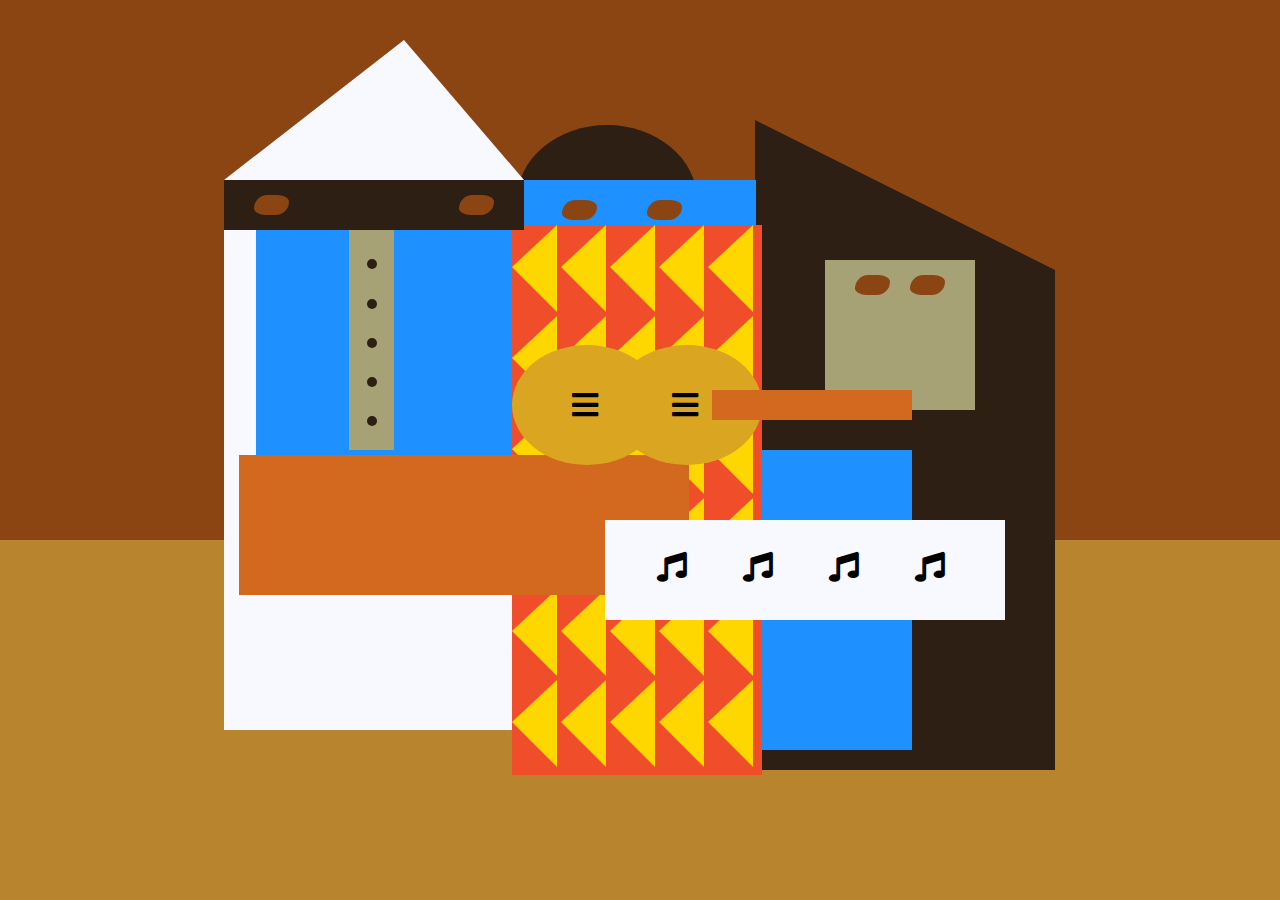
<file: 10_picasso_painting/index.html>
<!DOCTYPE html>
<html>
  <head>
    <meta charset="utf-8">
    <title>Picasso Painting</title>
    <link rel="stylesheet" type="text/css" href="./styles.css" />
    <link rel="stylesheet" href="https://use.fontawesome.com/releases/v5.8.2/css/all.css">
  </head>
  <body>
    <div id="back-wall"></div>
        <div class="characters">
          <div id="offwhite-character">
            <div id="white-hat"></div>
            <div id="black-mask">
              <div class="eyes left"></div>
              <div class="eyes right"></div>
            </div>
            <div id="gray-instrument">
              <div class="black-dot"></div>
              <div class="black-dot"></div>
              <div class="black-dot"></div>
              <div class="black-dot"></div>
              <div class="black-dot"></div>
            </div>
            <div id="tan-table"></div>
          </div>
          <div id="black-character">
            <div id="black-hat"></div>
            <div id="gray-mask">
              <div class="eyes left"></div>
              <div class="eyes right"></div>
            </div>
            <div id="white-paper">
              <i class="fas fa-music"></i>
              <i class="fas fa-music"></i>
              <i class="fas fa-music"></i>
              <i class="fas fa-music"></i>
            </div>
          </div>
          <div class="blue" id="blue-left"></div>
          <div class="blue" id="blue-right"></div>
          <div id="orange-character">
            <div id="black-round-hat"></div>
            <div id="eyes-div">
              <div class="eyes left"></div>
              <div class="eyes right"></div>
            </div>
            <div id="triangles">
              <div class="triangle"></div>
              <div class="triangle"></div>
              <div class="triangle"></div>
              <div class="triangle"></div>
              <div class="triangle"></div>
              <div class="triangle"></div>
              <div class="triangle"></div>
              <div class="triangle"></div>
              <div class="triangle"></div>
              <div class="triangle"></div>
              <div class="triangle"></div>
              <div class="triangle"></div>
              <div class="triangle"></div>
              <div class="triangle"></div>
              <div class="triangle"></div>
              <div class="triangle"></div>
              <div class="triangle"></div>
              <div class="triangle"></div>
              <div class="triangle"></div>
              <div class="triangle"></div>
              <div class="triangle"></div>
              <div class="triangle"></div>
              <div class="triangle"></div>
              <div class="triangle"></div>
              <div class="triangle"></div>
              <div class="triangle"></div>
              <div class="triangle"></div>
              <div class="triangle"></div>
              <div class="triangle"></div>
              <div class="triangle"></div>
            </div>
            <div id="guitar">
              <div class="guitar" id="guitar-left">
                <i class="fas fa-bars"></i>
              </div>
              <div class="guitar" id="guitar-right">
                <i class="fas fa-bars"></i>
              </div>
              <div id="guitar-neck"></div>
            </div>
          </div>
        </div>
  </body>
</html>
</file>
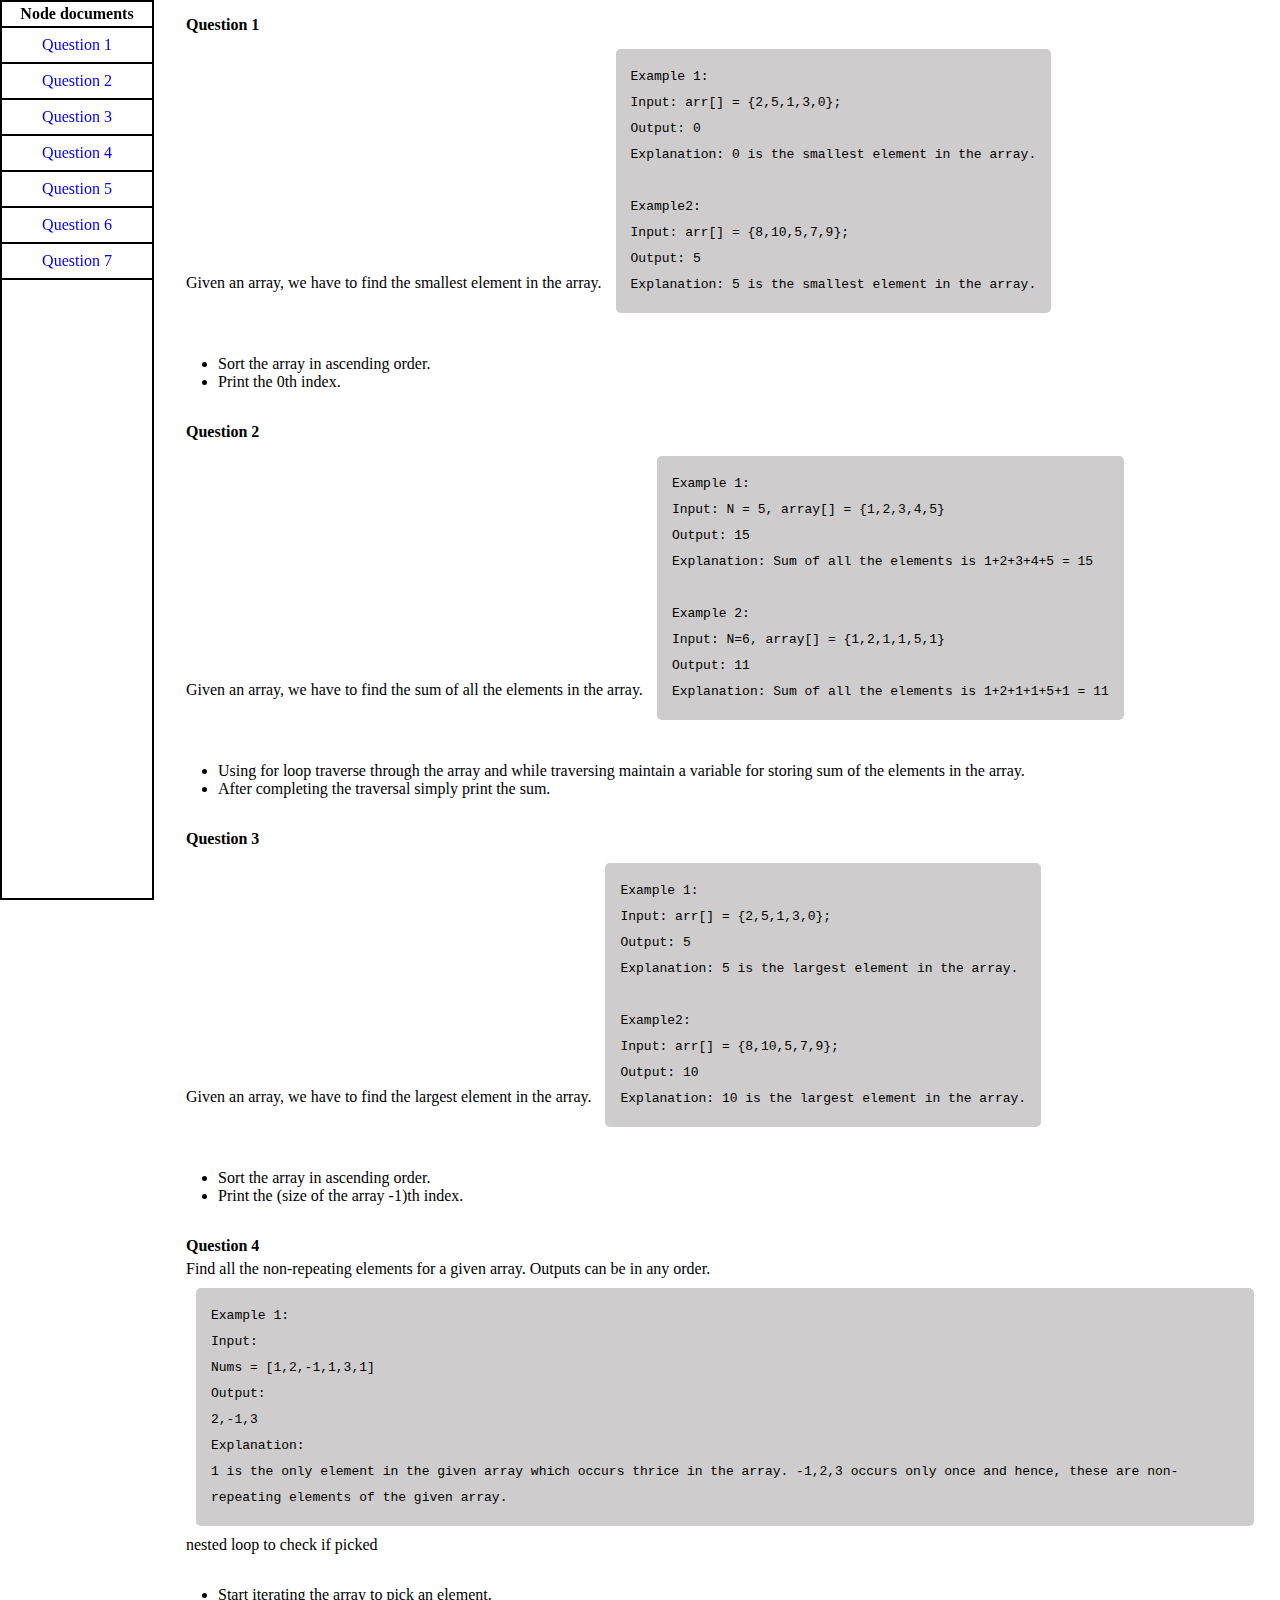
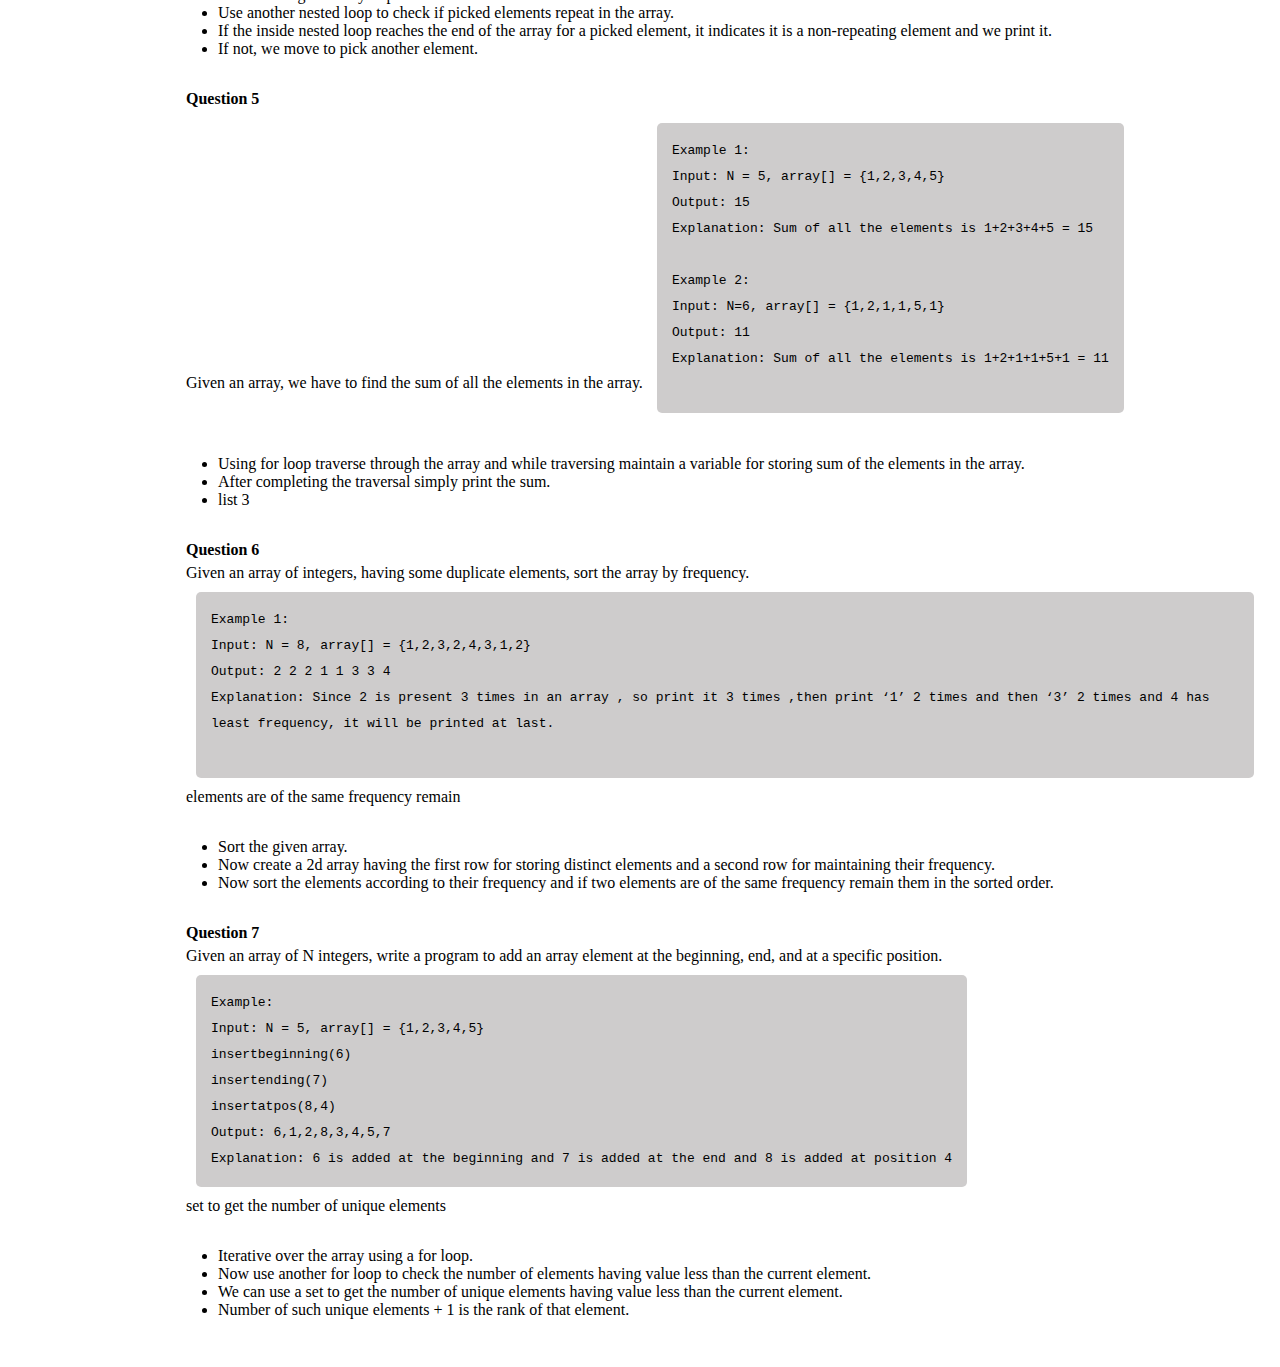
<file: 12_documentation_page/index.html>
<!DOCTYPE html>
<html lang="en">
<head>
    <meta charset="UTF-8">
    <meta http-equiv="X-UA-Compatible" content="IE=edge">
    <meta name="viewport" content="width=device-width, initial-scale=1.0">
    <title>Technical Documentation page</title>

    <link rel="stylesheet" href="styles.css">
</head>
<body>
    <nav id="navbar">
        <header>Node documents</header>
        <ul>
            <li><a class="nav-link" href="#Question_1">Question 1</a></li>
            <li><a class="nav-link" href="#Question_2">Question 2</a></li>
            <li><a class="nav-link" href="#Question_3">Question 3</a></li>
            <li><a class="nav-link" href="#Question_4">Question 4</a></li>
            <li><a class="nav-link" href="#Question_5">Question 5</a></li>
            <li><a class="nav-link" href="#Question_6">Question 6</a></li>
            <li><a class="nav-link" href="#Question_7">Question 7</a></li>
        </ul>
    </nav>
  
    <main id="main-doc">
        <section class="main-section" id="Question_1">
            <header>Question 1</header>
            <p>Given an array, we have to find the smallest element in the array.
                <code> Example 1:
                    Input: arr[] = {2,5,1,3,0};
                    Output: 0
                    Explanation: 0 is the smallest element in the array. 
                    
                    Example2: 
                    Input: arr[] = {8,10,5,7,9};
                    Output: 5
                    Explanation: 5 is the smallest element in the array.</code>
            </p>
            
            <ul>
                <li>Sort the array in ascending order.</li>
                <li>Print the 0th index.</li>
            </ul>
        </section>
        <section class="main-section"  id="Question_2">
            <header>Question 2</header>
            <p>Given an array, we have to find the sum of all the elements in the array.
                <code>Example 1:
                    Input: N = 5, array[] = {1,2,3,4,5}
                    Output: 15
                    Explanation: Sum of all the elements is 1+2+3+4+5 = 15
                    
                    Example 2:
                    Input:  N=6, array[] = {1,2,1,1,5,1}
                    Output: 11
                    Explanation: Sum of all the elements is 1+2+1+1+5+1 = 11
                </code>
            </p>
            
            
            <ul>
                <li>Using for loop traverse through the array and while traversing  maintain  a variable for storing sum of the elements in the array.</li>
                <li>After completing the traversal simply print the sum.</li>
            </ul>
        </section>
        <section class="main-section" id="Question_3">
            <header>Question 3</header>
            <p>Given an array, we have to find the largest element in the array.
                <code>Example 1:
                    Input: arr[] = {2,5,1,3,0};
                    Output: 5
                    Explanation: 5 is the largest element in the array. 
                    
                    Example2: 
                    Input: arr[] = {8,10,5,7,9};
                    Output: 10
                    Explanation: 10 is the largest element in the array. 
                </code>
            </p>
            
            <ul>
                <li>Sort the array in ascending order.</li>
                <li>Print the (size of the array -1)th index.</li>
            </ul>
        </section>
        <section class="main-section" id="Question_4">
            <header>Question 4</header>
            <p>Find all the non-repeating elements for a given array. Outputs can be in any order.
                <code>Example 1:
                    Input:
                     Nums = [1,2,-1,1,3,1]
                    Output:
                     2,-1,3
                    Explanation:
                     1 is the only element in the given array which occurs thrice in the array. -1,2,3 occurs only once and hence, these are non-repeating elements of the given array.    
                </code>
            </p>
            <p>nested loop to check if picked</p>
            <ul>
                <li>Start iterating the array to pick an element.</li>
                <li>Use another nested loop to check if picked elements repeat in the array.</li>
                <li>If the inside nested loop reaches the end of the array for a picked element, it indicates it is a non-repeating element and we print it.</li>
                <li>If not, we move to pick another element.</li>
            </ul>
        </section>
        <section class="main-section" id="Question_5">
            <header>Question 5</header>
            <p>Given an array, we have to find the sum of all the elements in the array.
                <code>Example 1:
                    Input: N = 5, array[] = {1,2,3,4,5}
                    Output: 15
                    Explanation: Sum of all the elements is 1+2+3+4+5 = 15
                    
                    Example 2:
                    Input:  N=6, array[] = {1,2,1,1,5,1}
                    Output: 11
                    Explanation: Sum of all the elements is 1+2+1+1+5+1 = 11

                </code>
            </p>
           
            <ul>
                <li>Using for loop traverse through the array and while traversing  maintain  a variable for storing sum of the elements in the array.</li>
                <li>After completing the traversal simply print the sum.</li>
                <li>list 3</li>
            </ul>
        </section>
        <section class="main-section" id="Question_6">
            <header>Question 6</header>
            <p>Given an array of integers, having some duplicate elements, sort the array by frequency.
                <code>Example 1:
                    Input: N = 8, array[] = {1,2,3,2,4,3,1,2}
                    Output: 2 2 2 1 1 3 3 4 
                    Explanation: Since  2 is present 3 times in an array , so print it 3 times ,then print ‘1’ 2 times and then ‘3’ 2 times and 4 has least frequency, it will be printed at last.
                    
                </code>
            </p>
            <p>elements are of the same frequency remain</p>
            <ul>
                <li>Sort the given array.</li>
                <li>Now create a 2d array having the first row for storing distinct elements and a second row for maintaining their frequency.</li>
                <li>Now sort the elements according to their frequency and if two elements are of the same frequency remain them in the sorted order.</li>
            </ul>
        </section>
        <section class="main-section" id="Question_7">
            <header>Question 7</header>
            <p>Given an array of N integers, write a program to add an array element at the beginning, end, and at a specific position.
                <code>Example:
                    Input: N = 5, array[] = {1,2,3,4,5}
                    insertbeginning(6)
                    insertending(7)
                    insertatpos(8,4)
                    Output: 6,1,2,8,3,4,5,7
                    Explanation: 6 is added at the beginning and 7 is added at the end and 8 is added at position 4 
                </code>
            </p>
            <p>set to get the number of unique elements</p>
            <ul>
                <li>Iterative over the array using a for loop.</li>
                <li>Now use another for loop to check the number of elements having value less than the current element.</li>
                <li>We can use a set to get the number of unique elements having value less than the current element.</li>
                <li>Number of such unique elements + 1 is the rank of that element.</li>
            </ul>
        </section>
    </main>
</body>
</html>
</file>
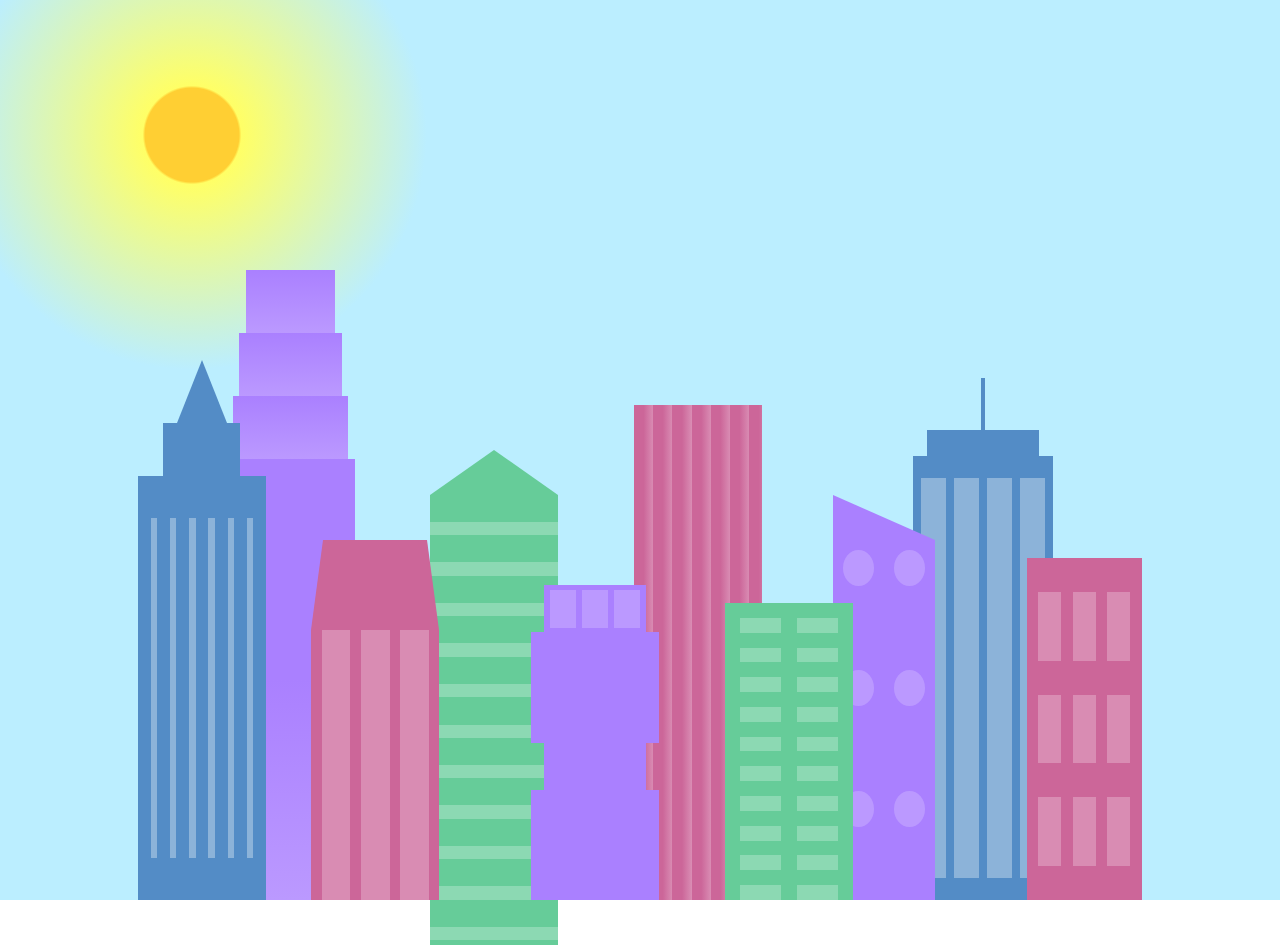
<file: 13_city_skyline/index.html>
<!DOCTYPE html>
<html>    
  <head>
    <title>City Skyline</title>
    <link href="styles.css" rel="stylesheet" type="text/css" />   
  </head>

  <body>
    <div class="background-buildings sky">
      <div></div>
      <div></div>
      <div class="bb1 building-wrap">
        <div class="bb1a bb1-window"></div>
        <div class="bb1b bb1-window"></div>
        <div class="bb1c bb1-window"></div>
        <div class="bb1d"></div>
      </div>
      <div class="bb2">
        <div class="bb2a"></div>
        <div class="bb2b"></div>
      </div>
      <div class="bb3"></div>
      <div></div>
      <div class="bb4 building-wrap">
        <div class="bb4a"></div>
        <div class="bb4b"></div>
        <div class="bb4c window-wrap">
          <div class="bb4-window"></div>
          <div class="bb4-window"></div>
          <div class="bb4-window"></div>
          <div class="bb4-window"></div>
        </div>
      </div>
      <div></div>
      <div></div>
    </div>

    <div class="foreground-buildings">
      <div></div>
      <div></div>
      <div class="fb1 building-wrap">
        <div class="fb1a"></div>
        <div class="fb1b"></div>
        <div class="fb1c"></div>
      </div>
      <div class="fb2">
        <div class="fb2a"></div>
        <div class="fb2b window-wrap">
          <div class="fb2-window"></div>
          <div class="fb2-window"></div>
          <div class="fb2-window"></div>
        </div>
      </div>
      <div></div>
      <div class="fb3 building-wrap">
        <div class="fb3a window-wrap">
          <div class="fb3-window"></div>
          <div class="fb3-window"></div>
          <div class="fb3-window"></div>
        </div>
        <div class="fb3b"></div>
        <div class="fb3a"></div>
        <div class="fb3b"></div>
      </div>
      <div class="fb4">
        <div class="fb4a"></div>
        <div class="fb4b">
          <div class="fb4-window"></div>
          <div class="fb4-window"></div>
          <div class="fb4-window"></div>
          <div class="fb4-window"></div>
          <div class="fb4-window"></div>
          <div class="fb4-window"></div>
        </div>
      </div>
      <div class="fb5"></div>
      <div class="fb6"></div>
      <div></div>
      <div></div>
    </div>
  </body>
</html>
</file>
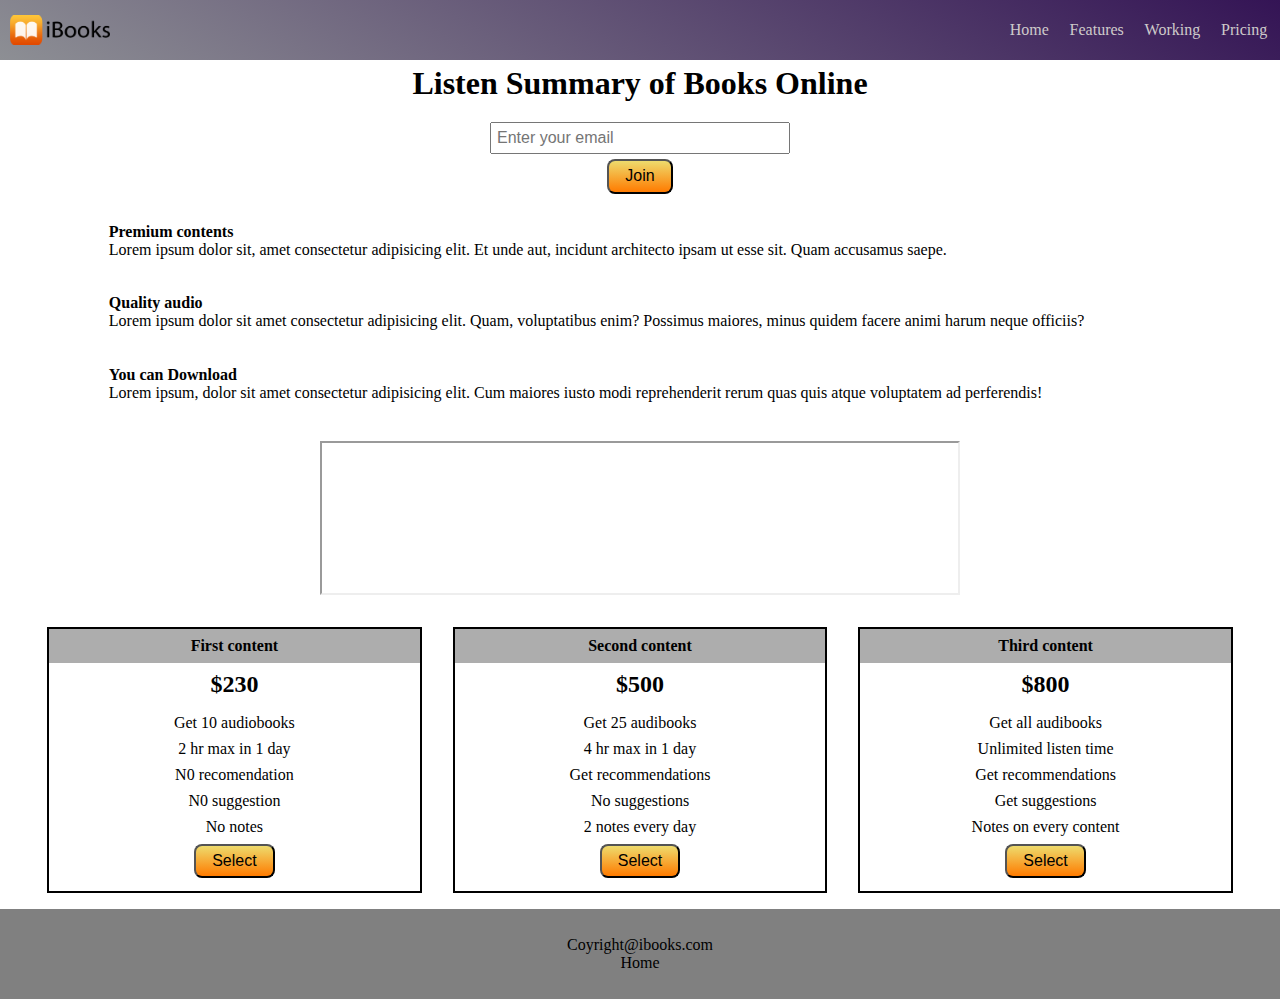
<file: 15_landing_page/index.html>
<!DOCTYPE html>
<html lang="en">
<head>
    <meta charset="UTF-8">
    <meta http-equiv="X-UA-Compatible" content="IE=edge">
    <meta name="viewport" content="width=device-width, initial-scale=1.0">
    <title>Landing page</title>
    <link rel="stylesheet" href="https://cdnjs.cloudflare.com/ajax/libs/font-awesome/6.1.1/css/all.min.css" integrity="sha512-KfkfwYDsLkIlwQp6LFnl8zNdLGxu9YAA1QvwINks4PhcElQSvqcyVLLD9aMhXd13uQjoXtEKNosOWaZqXgel0g==" crossorigin="anonymous" referrerpolicy="no-referrer" />
    <link rel="stylesheet" href="styles.css">
</head>
<body>
    <div class="top">
        <header id="header">
            <div class="logo">
                <img id="header-img" src="ibook.png">
            </div>
            <nav id="nav-bar">
                <ul>
                    <li><a href="#form-section" class="nav-link">Home</a></li>
                    <li><a href="#features" class="nav-link">Features</a></li>
                    <li><a href="#vd-section" class="nav-link">Working</a></li>
                    <li><a href="#pricing" class="nav-link">Pricing</a></li>
                    
                </ul>
            </nav>
        </header>
    </div>
    <div class="container">
        <section id="form-section">
            <h2>Listen Summary of Books Online</h2>
            <form action="https://www.freecodecamp.com/email-submit" id="form">
                <input id="email" type="email" name="email" placeholder="Enter your email">
                <input type="submit" value="Join" id="submit">
            </form>
        </section>
        <section id="features">
            <div class="specs">
                <i class="fa-solid fa-thumbs-up"></i>
                <div class="detail">
                    <h3>Premium contents</h3>
                    <p>Lorem ipsum dolor sit, amet consectetur adipisicing elit. Et unde aut, incidunt architecto ipsam ut esse sit. Quam accusamus saepe.</p>
                </div>
            </div>
            <div class="specs">
                <i class="fa-solid fa-headphones-simple"></i>
                <div class="detail">
                    <h3>Quality audio</h3>
                    <p>Lorem ipsum dolor sit amet consectetur adipisicing elit. Quam, voluptatibus enim? Possimus maiores, minus quidem facere animi harum neque officiis?</p>
                    
                </div>
            </div>
            <div class="specs">
                <i class="fa-solid fa-download"></i>
                <div class="detail">
                    <h3>You can Download</h3>
                    <p>Lorem ipsum, dolor sit amet consectetur adipisicing elit. Cum maiores iusto modi reprehenderit rerum quas quis atque voluptatem ad perferendis!</p>
                </div>
            </div>
        </section>
        <section id="vd-section">
            <iframe src="https://www.youtube.com/watch?v=GihybX7JyG4&t=2s" height="200" width="300" title="Iframe Example" id="video"></iframe>
        </section>
        <section id="pricing">
            <div class="content">
                <h3>First content</h3>
                <p class="price">$230</p>
                <ol>
                    <li>Get 10 audiobooks </li>
                    <li>2 hr max in 1 day</li>
                    <li>N0 recomendation</li>
                    <li>N0 suggestion</li>
                    <li>No notes</li>
                </ol>
                <button class="btn">Select</button>
            </div>
            <div class="content">
                <h3>Second content</h3>
                <p class="price">$500</p>
                <ol>
                    <li>Get 25 audibooks</li>
                    <li>4 hr max in 1 day</li>
                    <li>Get recommendations</li>
                    <li>No suggestions</li>
                    <li>2 notes every day</li>
                </ol>
                <button class="btn">Select</button>
            </div>
            <div class="content">
                <h3>Third content</h3>
                <p class="price">$800</p>
                <ol>
                    <li>Get all audibooks</li>
                    <li>Unlimited listen time</li>
                    <li>Get recommendations</li>
                    <li>Get suggestions</li>
                    <li>Notes on every content</li>
                </ol>
                <button class="btn">Select</button>
            </div>
        </section>

    </div>
    <footer id="footer">
        <p>Coyright@ibooks.com</p>
        <p>Home</p>
    </footer>
</body>
</html>
</file>
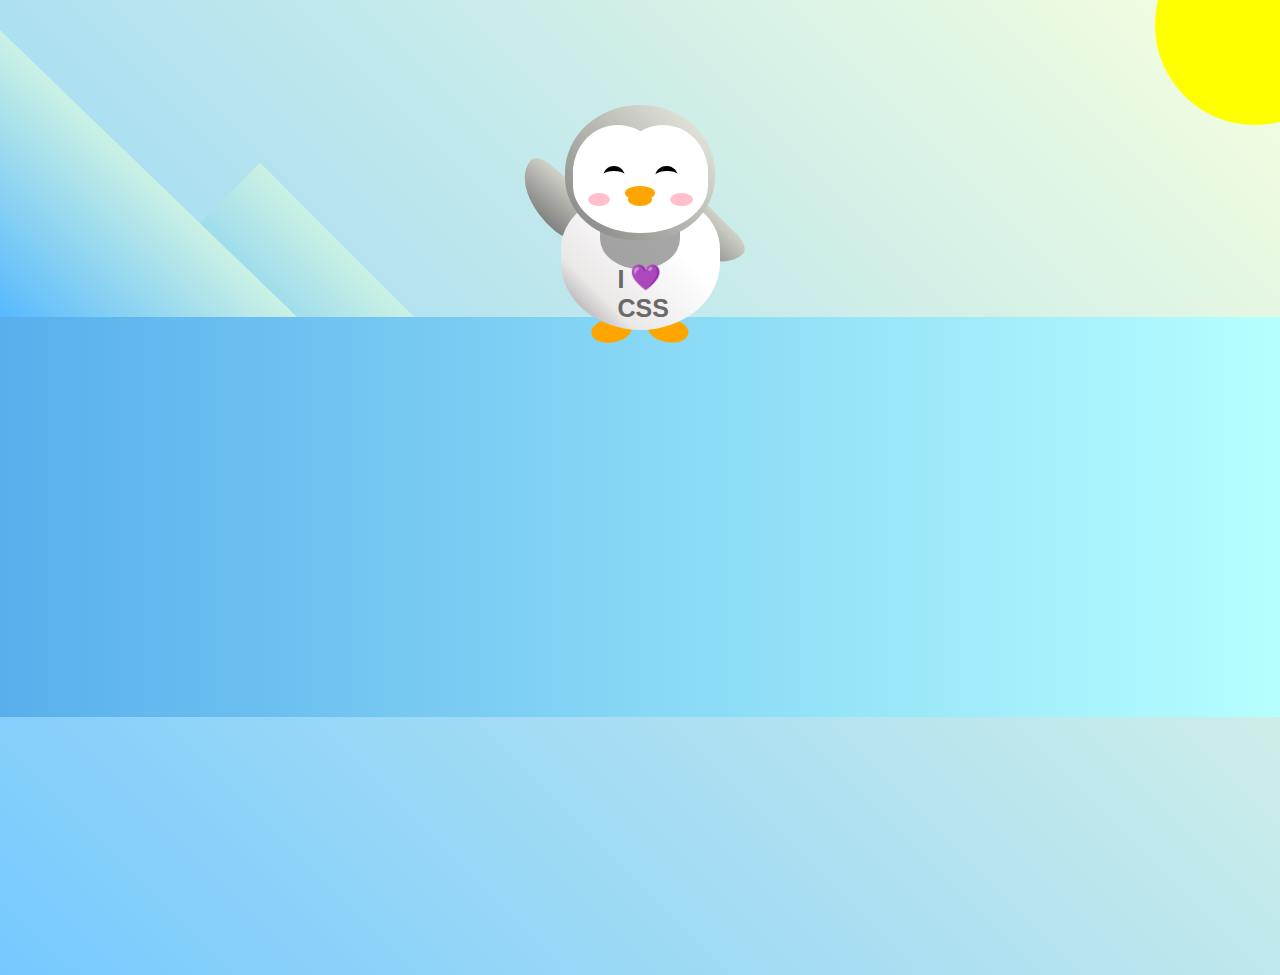
<file: 17_penguin/index.html>
<!DOCTYPE html>
<html>
  <head>
    <meta charset="UTF-8" />
    <link rel="stylesheet" type="text/css" href="./styles.css" />
    <title>Penguin</title>
    <meta name="viewport" content="width=device-width, initial-scale=1.0" />
  </head>

  <body>
    <div class="left-mountain"></div>
    <div class="back-mountain"></div>
    <div class="sun"></div>
    <div class="penguin">
      <div class="penguin-head">
        <div class="face left"></div>
        <div class="face right"></div>
        <div class="chin"></div>
        <div class="eye left">
          <div class="eye-lid"></div>
        </div>
        <div class="eye right">
          <div class="eye-lid"></div>
        </div>
        <div class="blush left"></div>
        <div class="blush right"></div>
        <div class="beak top"></div>
        <div class="beak bottom"></div>
      </div>
      <div class="shirt">
        <div>💜</div>
        <p>I CSS</p>
      </div> 
      <div class="penguin-body">
        <div class="arm left"></div>
        <div class="arm right"></div>
        <div class="foot left"></div>
        <div class="foot right"></div>
      </div>
    </div>

    <div class="ground"></div>
  </body>
</html>
</file>
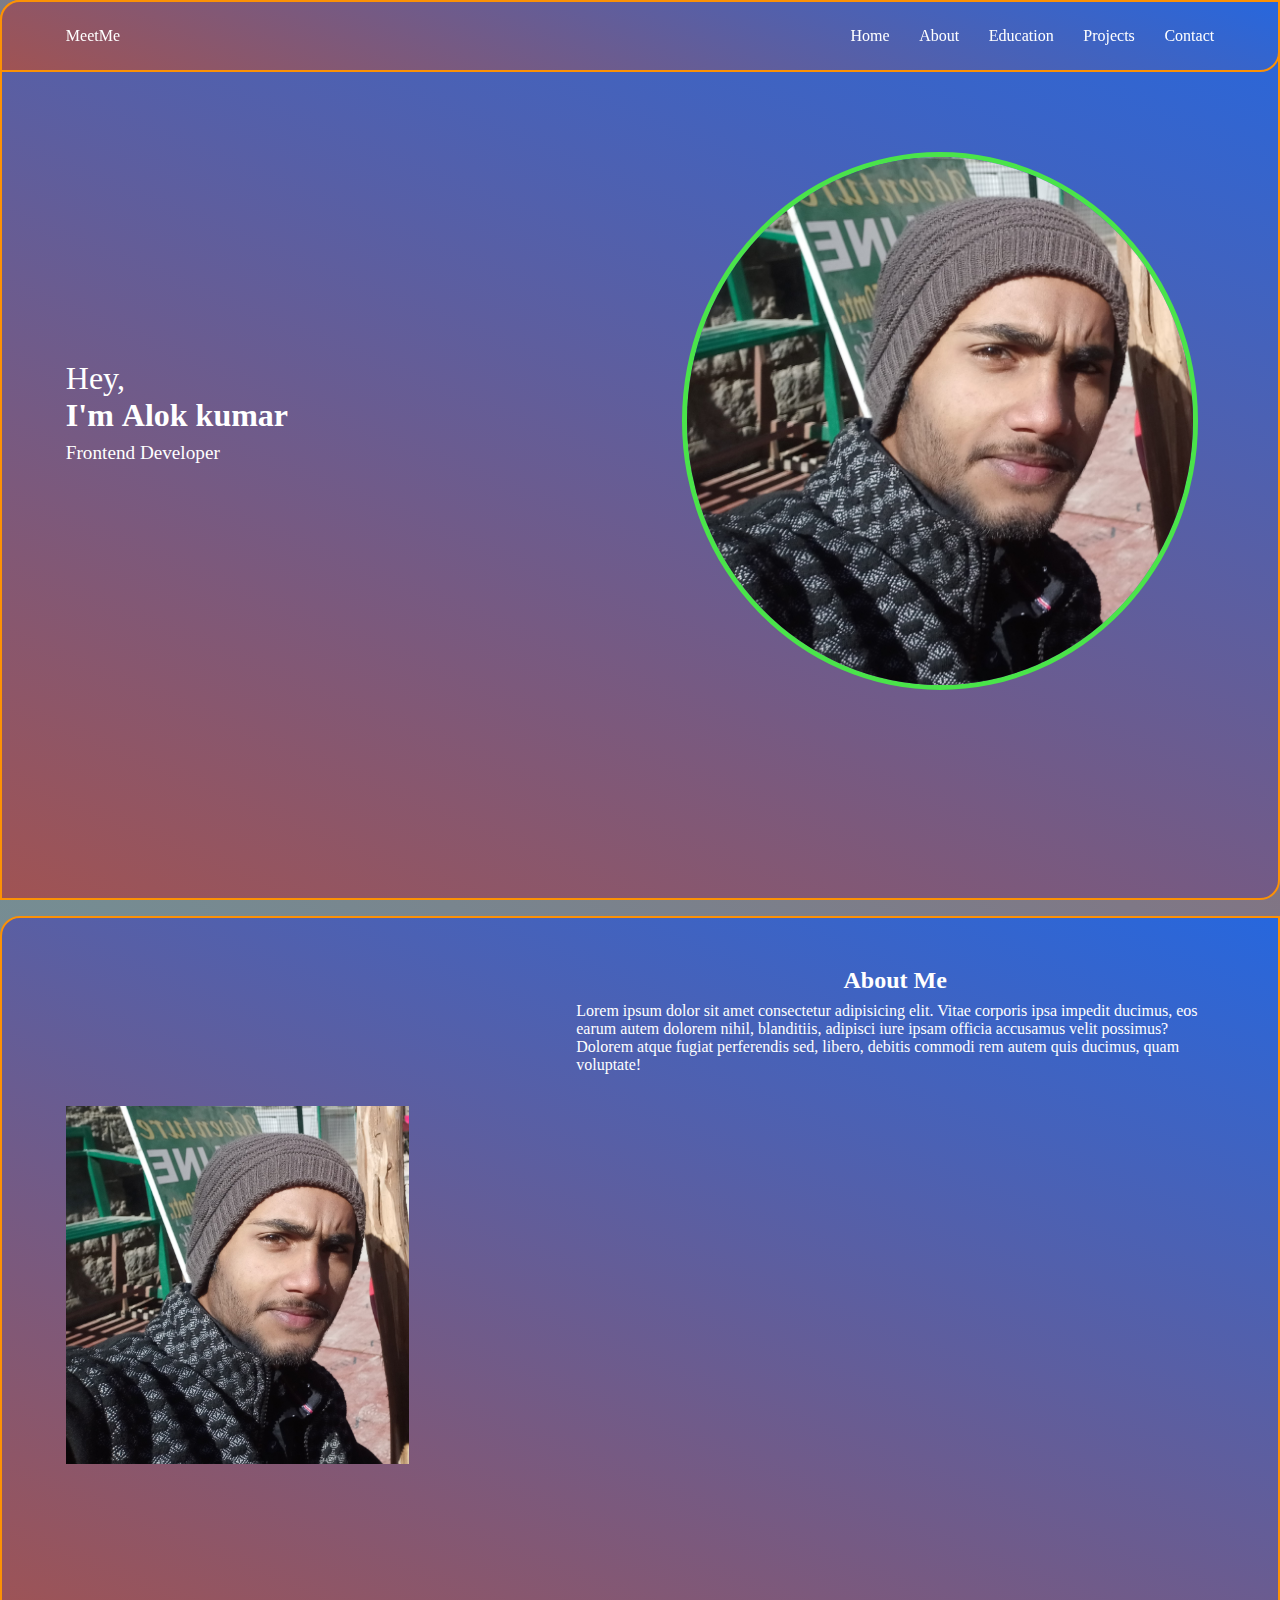
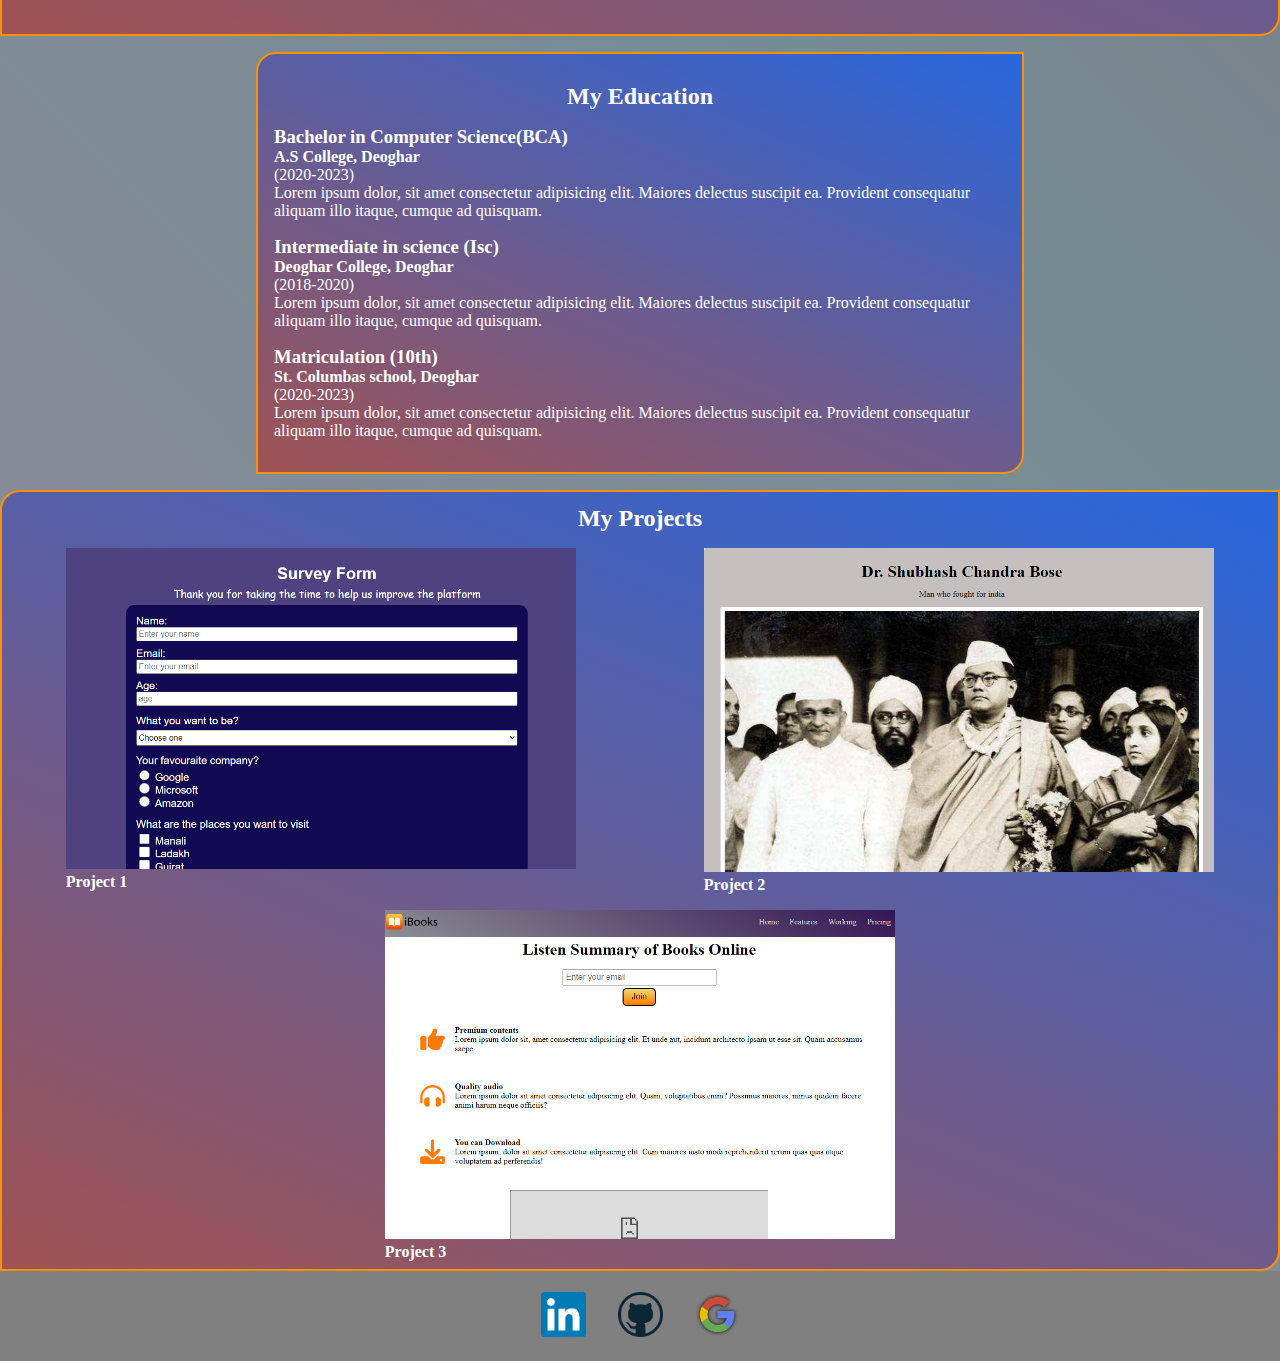
<file: 20_Portfolio_alok/index.html>
<!-- ***** Start Date: 20_June_2022 ***** -->
<!-- ***** End Date: _June_2022 ***** -->

<!DOCTYPE html>
<html lang="en">
<head>
    <meta charset="UTF-8">
    <meta http-equiv="X-UA-Compatible" content="IE=edge">
    <meta name="viewport" content="width=device-width, initial-scale=1.0">
    <title>Alok Portfolio</title>
    <link rel="stylesheet" href="styles.css">
</head>
<body>
    <header id="header">
        <span id="logo">MeetMe</span>
        <nav id="navbar">
            <ul>
                <li><a href="#welcome-section">Home</a></li>
                <li><a href="#about">About</a></li>
                <li><a href="#education">Education</a></li>
                <li><a href="#projects">Projects</a></li>
                <li><a href="#footer">Contact</a></li>
            </ul> 
        </nav>
    </header>

    <!-- ********** welcome-page ******** -->
    <section id="welcome-section">
        <div class="hello">
            <span>Hey,</span>
            <h1>I'm <span>Alok kumar</span></h1>
            <p>Frontend Developer</p>
        </div>
        <img src="IMG20210214105820re.jpg" alt="alok_pic">
        
    </section>

    <!-- ****** About-section ****** -->
    <section id="about">
        <div class="pic">
            <img src="IMG20210214105820re.jpg" alt="alok_pic">
        </div>
        <div class="content">
            <h2>About Me</h2>
            <p>Lorem ipsum dolor sit amet consectetur adipisicing elit. Vitae corporis ipsa impedit ducimus, eos earum autem dolorem nihil, blanditiis, adipisci iure ipsam officia accusamus velit possimus? Dolorem atque fugiat perferendis sed, libero, debitis commodi rem autem quis ducimus, quam voluptate!</p>
        </div>
    </section>

    <!-- ********* Education section ******* -->
    <section id="education">
        <h2>My Education</h2>
        <div class="under_grad study">
            <h3>Bachelor in Computer Science(BCA)</h3>
            <h4>A.S College, Deoghar</h4>
            <span>(2020-2023)</span>
            <p>Lorem ipsum dolor, sit amet consectetur adipisicing elit. Maiores delectus suscipit ea. Provident consequatur aliquam illo itaque, cumque ad quisquam.</p>

        </div>
        <div class="intermediate study">
            <h3>Intermediate in science (Isc)</h3>
            <h4>Deoghar College, Deoghar</h4>
            <span>(2018-2020)</span>
            <p>Lorem ipsum dolor, sit amet consectetur adipisicing elit. Maiores delectus suscipit ea. Provident consequatur aliquam illo itaque, cumque ad quisquam.</p>
        </div>
        <div class="matriculation study">
            <h3>Matriculation (10th)</h3>
            <h4>St. Columbas school, Deoghar</h4>
            <span>(2020-2023)</span>
            <p>Lorem ipsum dolor, sit amet consectetur adipisicing elit. Maiores delectus suscipit ea. Provident consequatur aliquam illo itaque, cumque ad quisquam.</p>
        </div>
    </section>

    <!-- ****** Projects-section ******* -->
    <section id="projects">
        <h2>My Projects</h2>
        <div class="container">
            <div class="project-tile">
                <a href="https://www.freecodecamp.org/settings#certification-settings" target="_blank"><img src="Screenshot (142).png" alt=""></a>
                <h3>Project 1</h3>
            </div>
            <div class="project-tile">
                <a href="https://www.freecodecamp.org/settings#certification-settings" target="_blank"><img src="Screenshot (143).png" alt=""></a>
                <h3>Project 2</h3>
            </div>
            <div class="project-tile">
                <a href="https://www.freecodecamp.org/settings#certification-settings" target="_blank"><img src="Screenshot (144).png" alt=""></a>
                <h3>Project 3</h3>
            </div>
        </div>
    </section>

    <!-- ****** footer-section ****** -->
    <footer id="footer">
        <a href="https://www.linkedin.com/in/alok-kumar-650b37208?lipi=urn%3Ali%3Apage%3Ad_flagship3_profile_view_base_contact_details%3BPvVdSU7LS3uYOk5v8MF%2Bpg%3D%3D" target="_blank"><img src="linkedIn_PNG16.png" alt="linkedin"></a>
        <a href="https://github.com/codeAlok" target="_blank"><img src="291716_github_logo_social network_social_icon.png" alt="github"></a>
        <a href="https://mail.google.com/mail/u/0/#inbox" target="_blank"><img src="google-g4addb3526_640.png" alt="gmail" ></a>
    </footer>
</body>
</html>
</file>
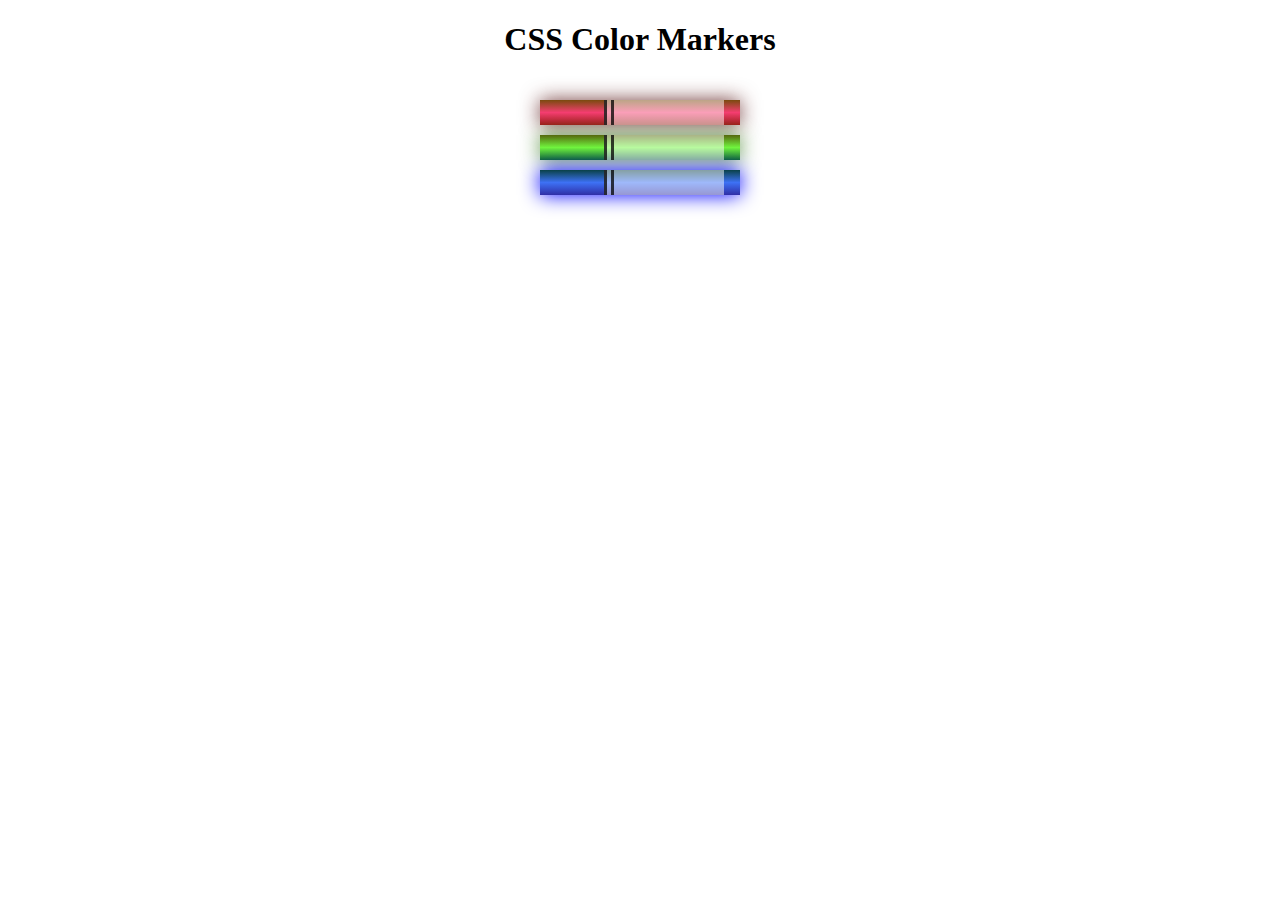
<file: 3_color_marker/index.html>
<!DOCTYPE html>
<html>
  <head>
    <meta charset="utf-8">
    <meta name="viewport" content="width=device-width, initial-scale=1.0">
    <title>Colored Markers</title>
    <link rel="stylesheet" type="text/css" href="styles.css">
  </head>
  <body>
    <h1>CSS Color Markers</h1>
    <div class="container">
      <div class="marker red">
        <div class="cap"></div>
        <div class="sleeve"></div>
      </div>
      <div class="marker green">
        <div class="cap"></div>
        <div class="sleeve"></div>
      </div>
      <div class="marker blue">
        <div class="cap"></div>
        <div class="sleeve"></div>
      </div>
    </div>
  </body>
</html>
</file>
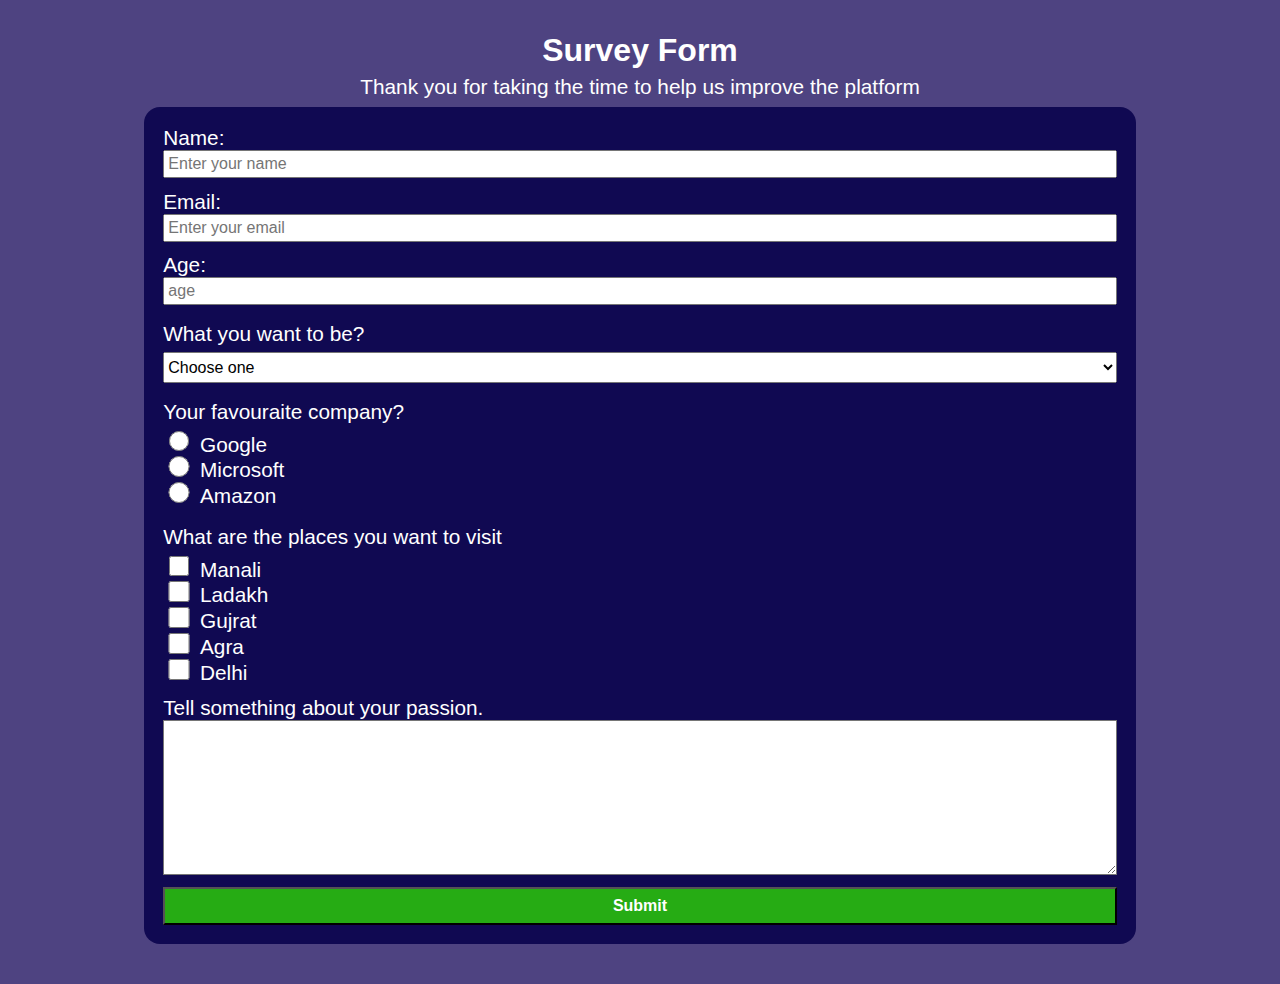
<file: 4_Survey_form/index.html>
<!DOCTYPE html>
<html>
  <head>
    <meta charset="utf-8">
    <meta name="viewport" content="width=device-width", "initial-scale=1.0">
    <title>Survey form</title>
    <link rel="stylesheet" href="styles.css">

  </head>
  <body>
    <!-- Main section -->
    <div class="container">
      <!-- Header -->
      <header class="header">
        <h1 id="title" class="text-center"> Survey Form</h1>
        <p id="description" class="text-center">Thank you for taking the time to help us improve the platform</p>
      </header>

      <!-- Form Section -->
      <form id="survey-form">
        <!-- Basic details -->
        <div class="division">
          <label id="name-label">Name:</label>
          <input id="name" type="text" placeholder="Enter your name" required>
        </div>
        <div class="division">
            <label id="email-label">Email:</label>
            <input id="email" type="email" placeholder="Enter your email" required>
        </div>
        <div class="division">
          <label id="number-label">Age:</label>
          <input id="number" type="number" min="10" max="120" placeholder="age" required>
        </div>
        <!-- Dropdown section -->
        <div class="division">
          <p>What you want to be?</p>
          <select id="dropdown">
            <option>Choose one</option>
            <option>Data scientist</option>
            <option>Data Engineer</option>
            <option>Web Developer</option>
            <option>Web Designer</option>
          </select> 
        </div>
        <!-- Radio button section -->
        <div class="division">
          <p>Your favouraite company?</p>
          <label >
            <input type="radio" name="fav-mnc" value="google">Google
          </label>
          <label >
            <input type="radio" name="fav-mnc" value="microsoft">Microsoft
          </label>
          <label >
            <input type="radio" name="fav-mnc" value="amazon">Amazon
          </label>
        </div>

        <!-- Checkbox section -->
        <div class="division">
          <p> What are the places you want to visit</p>
          
          <label>
            <input type="checkbox" value="manali">Manali
          </label> 
          <label>
            <input type="checkbox" value="ladakh">Ladakh
          </label>
          <label>
            <input type="checkbox" value="gujrat">Gujrat
          </label>
          <label>
            <input type="checkbox" value="agra">Agra
          </label> 
          <label>
            <input type="checkbox" value="delhi">Delhi
          </label>
         </div> 
         <!-- Textarea -->
         <div class="division">
           <label>Tell something about your passion.
            <textarea rows="8" cols="20" placeholder="write about your passion here"> </textarea>
           </label>
          </div>
            <!-- Submit button -->
          <div class="division">
            <button id="submit" value="submit" >Submit</button>
          </div>
      </form>
    </div>
  </body>
</html>
</file>
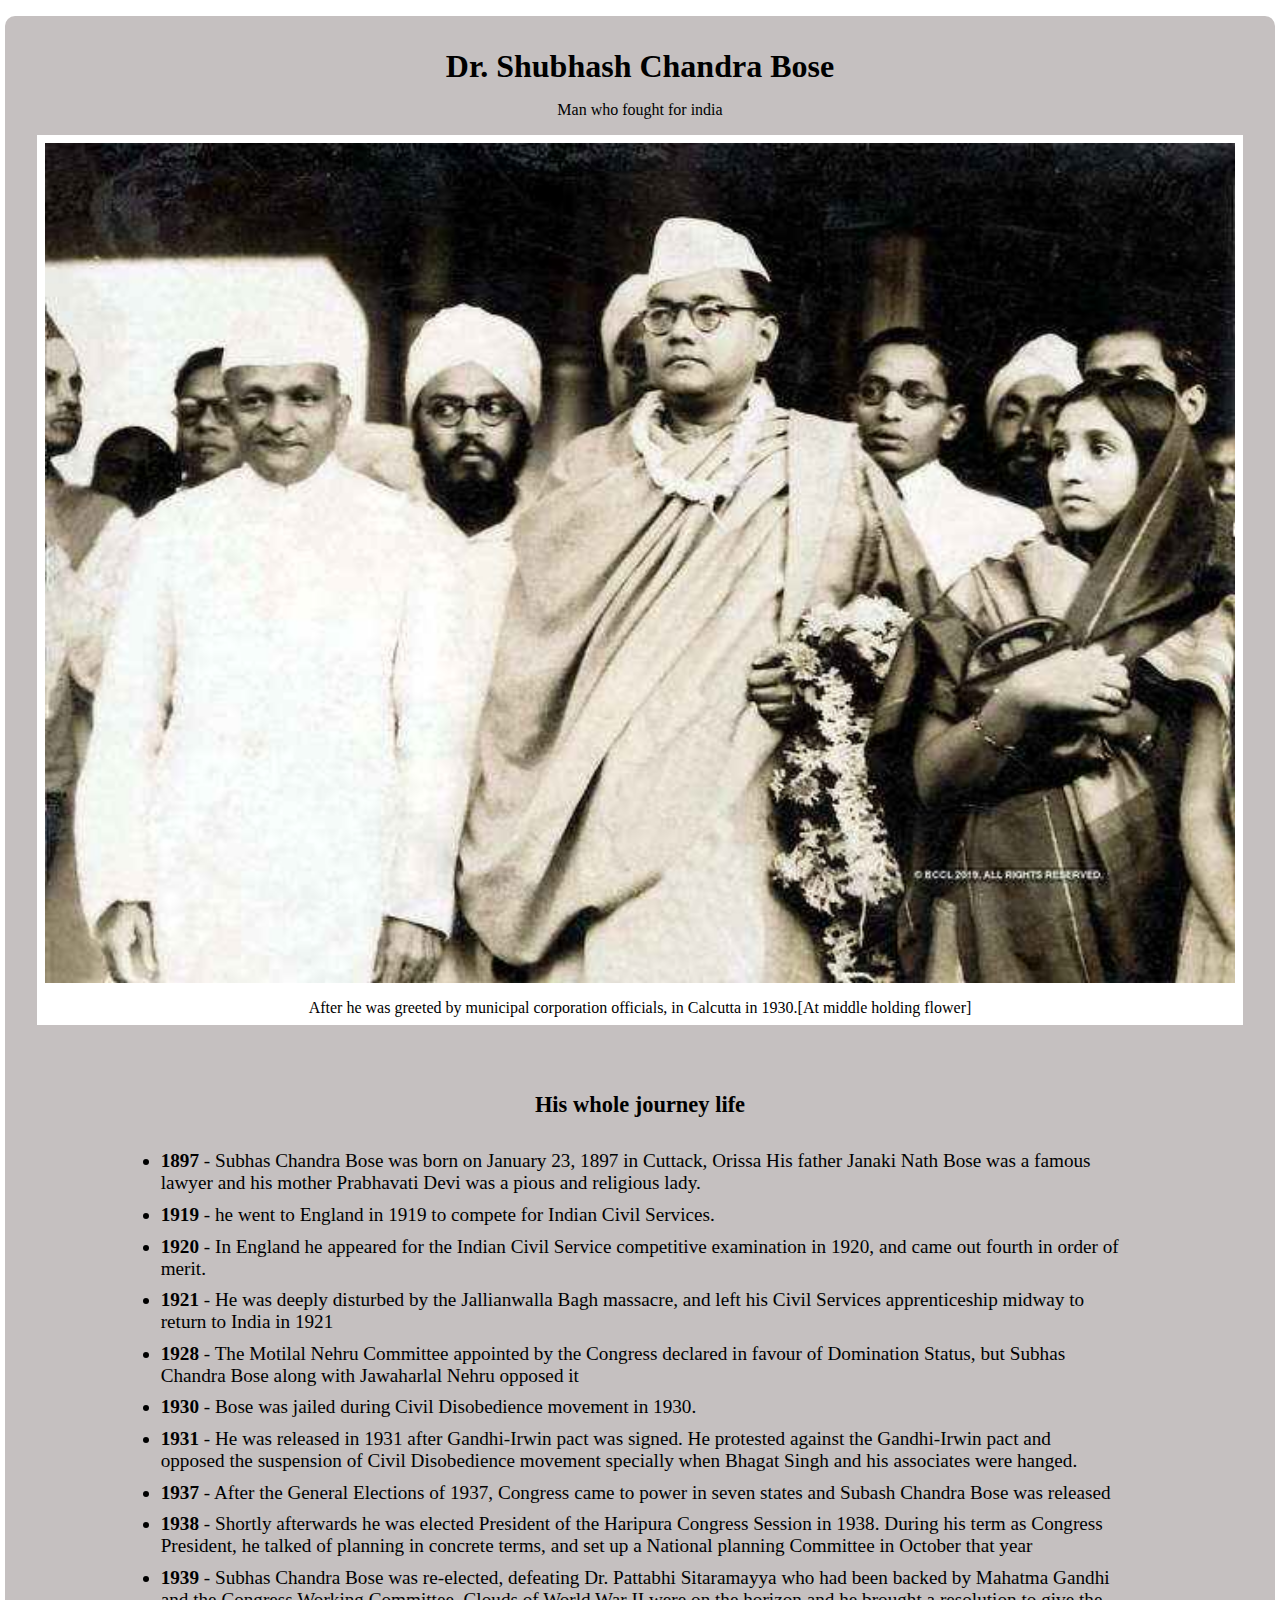
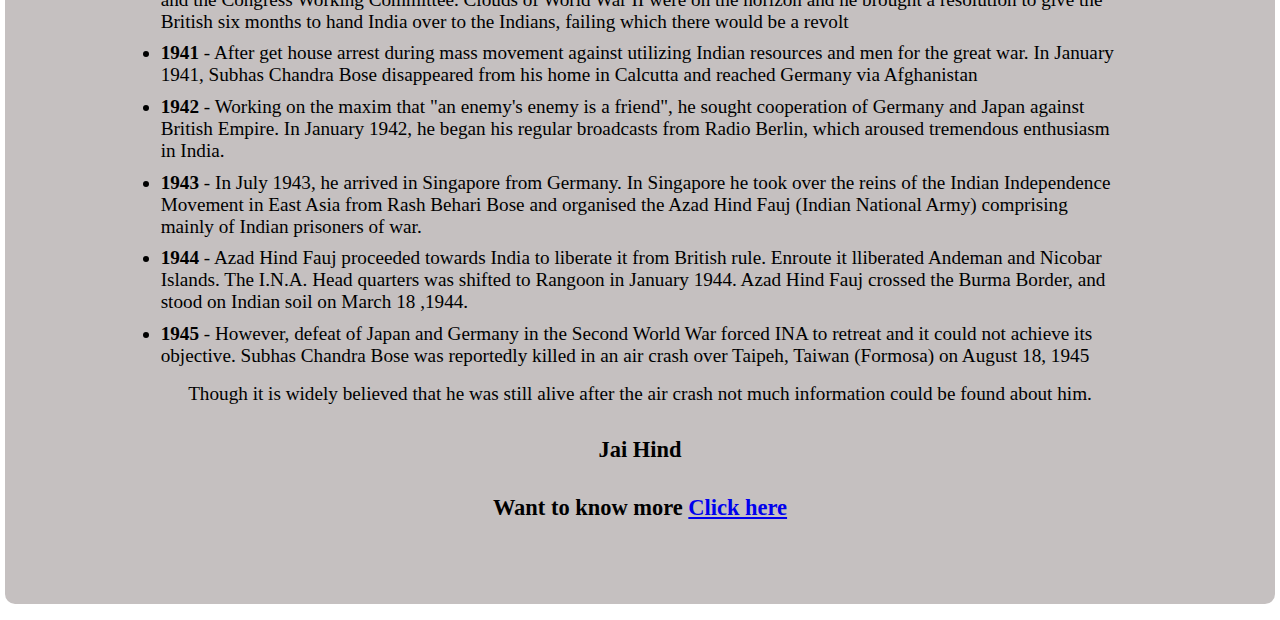
<file: 5_tribute_page/index.html>
<!DOCTYPE html>
<html lang="en">
<head>
    <meta charset="UTF-8">
    <meta http-equiv="X-UA-Compatible" content="IE=edge">
    <meta name="viewport" content="width=device-width, initial-scale=1.0">
    <title>Tribute page</title>
    <link rel="stylesheet" href="styles.css">
</head>
<body>
    <main id="main">
        <h1 id="title" class="text-center">Dr. Shubhash Chandra Bose</h1>
        <p class="text-center">Man who fought for india</p>
        <figure id="img-div">
            <img src="netaji.jpg" alt="" id="image">
            <figcaption id="img-caption" class="text-center">
                 After he was greeted by municipal corporation officials, in Calcutta in 1930.[At middle holding flower]
            </figcaption>
            
        </figure>
        <div id="tribute-info">
            <h3 class="text-center">His whole journey life</h3>
            <ul>
                <li><span class="bold">1897</span> - Subhas Chandra Bose was born on January 23, 1897 in Cuttack, Orissa His father Janaki Nath Bose was a famous lawyer and his mother Prabhavati Devi was a pious and religious lady. </li>

                <li><span class="bold">1919</span> - he went to England in 1919 to compete for Indian Civil Services.</li>

                <li><span class="bold">1920</span> - In England he appeared for the Indian Civil Service competitive examination in 1920, and came out fourth in order of merit.</li>

                <li><span class="bold">1921</span> - He was deeply disturbed by the Jallianwalla Bagh massacre, and left his Civil Services apprenticeship midway to return to India in 1921</li>

                <li><span class="bold">1928</span> - The Motilal Nehru Committee appointed by the Congress declared in favour of Domination Status, but Subhas Chandra Bose along with Jawaharlal Nehru opposed it</li>

                <li><span class="bold">1930</span> - Bose was jailed during Civil Disobedience movement in 1930.</li>

                <li><span class="bold">1931</span> - He was released in 1931 after Gandhi-Irwin pact was signed. He protested against the Gandhi-Irwin pact and opposed the suspension of Civil Disobedience movement specially when Bhagat Singh and his associates were hanged.</li>

                <li><span class="bold">1937</span> - After the General Elections of 1937, Congress came to power in seven states and Subash Chandra Bose was released</li>

                <li><span class="bold">1938</span> - Shortly afterwards he was elected President of the Haripura Congress Session in 1938. During his term as Congress President, he talked of planning in concrete terms, and set up a National planning Committee in October that year</li>

                <li><span class="bold">1939</span> - Subhas Chandra Bose was re-elected, defeating Dr. Pattabhi Sitaramayya who had been backed by Mahatma Gandhi and the Congress Working Committee. Clouds of World War II were on the horizon and he brought a resolution to give the British six months to hand India over to the Indians, failing which there would be a revolt</li>

                <li><span class="bold">1941</span> - After get house arrest during mass movement against utilizing Indian resources and men for the great war. In January 1941, Subhas Chandra Bose disappeared from his home in Calcutta and reached Germany via Afghanistan</li>
                <li><span class="bold">1942</span> - Working on the maxim that "an enemy's enemy is a friend", he sought cooperation of Germany and Japan against British Empire. In January 1942, he began his regular broadcasts from Radio Berlin, which aroused tremendous enthusiasm in India.</li>

                <li><span class="bold">1943</span> - In July 1943, he arrived in Singapore from Germany. In Singapore he took over the reins of the Indian Independence Movement in East Asia from Rash Behari Bose and organised the Azad Hind Fauj (Indian National Army) comprising mainly of Indian prisoners of war.</li>
                <li><span class="bold">1944</span> - Azad Hind Fauj proceeded towards India to liberate it from British rule. Enroute it lliberated Andeman and Nicobar Islands. The I.N.A. Head quarters was shifted to Rangoon in January 1944. Azad Hind Fauj crossed the Burma Border, and stood on Indian soil on March 18 ,1944.</li>

                <li><span class="bold">1945</span> - However, defeat of Japan and Germany in the Second World War forced INA to retreat and it could not achieve its objective. Subhas Chandra Bose was reportedly killed in an air crash over Taipeh, Taiwan (Formosa) on August 18, 1945</li>

                <p class="text-center">Though it is widely believed that he was still alive after the air crash not much information could be found about him.</p>

                <h3 class="text-center">Jai Hind</h3>
            </ul>
            <h3 class="text-center">Want to know more <a id="tribute-link" href="https://wbchse.nic.in/html/netaji.html#:~:text=Subhas%20Chandra%20Bose%20was%20born,student%20right%20from%20the%20childhood." target="_blank">Click here</a></h3>
        </div>
    </main>
    
</body>
</html>
</file>
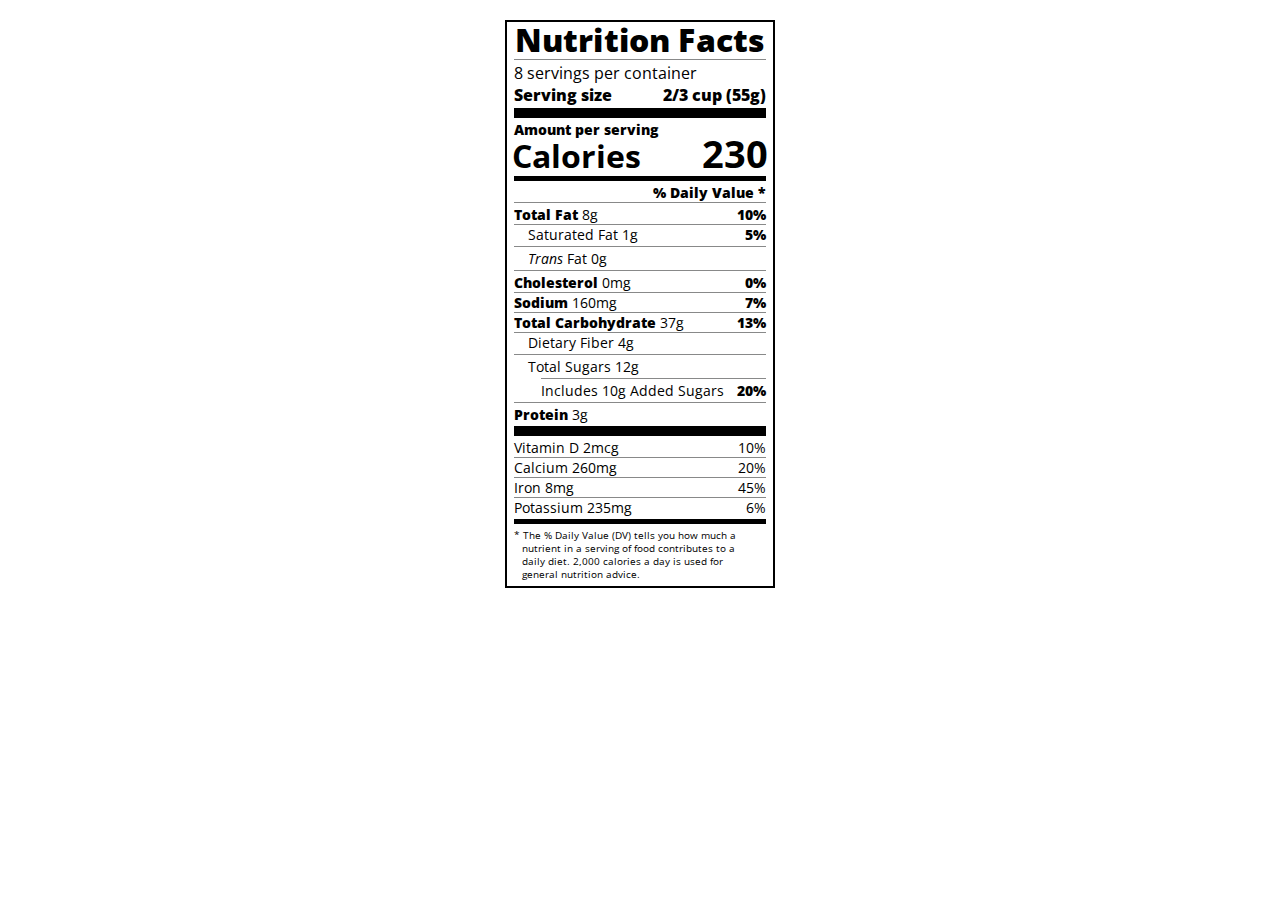
<file: 6_typography/index.html>
<!DOCTYPE html>
<html lang="en">
  <head>
    <meta charset="UTF-8">
    <title>Nutrition Label</title>
    <link href="https://fonts.googleapis.com/css?family=Open+Sans:400,700,800" rel="stylesheet">
    <link href="./styles.css" rel="stylesheet">
  </head>
  <body>
    <div class="label">
      <header>
        <h1 class="bold">Nutrition Facts</h1>
        <div class="divider"></div>
        <p>8 servings per container</p>
        <p class="bold">Serving size <span class="right">2/3 cup (55g)</span></p>
      </header>
      <div class="divider lg"></div>
      <div class="calories-info">
        <p class="bold sm-text">Amount per serving</p>
        <h1>Calories <span class="right">230</span></h1>
      </div>
      <div class="divider md"></div>
      <div class="daily-value sm-text">
        <p class="right bold no-divider">% Daily Value *</p>
        <div class="divider"></div>
        <p><span class="bold">Total Fat</span> 8g <span class="bold right">10%</span></p>
        <p class="indent no-divider">Saturated Fat 1g <span class="bold right">5%</span></p>
        <div class="divider"></div>
        <p class="indent no-divider"><i>Trans</i> Fat 0g</p>
        <div class="divider"></div>
        <p><span class="bold">Cholesterol</span> 0mg <span class="right bold">0%</span></p>
        <p><span class="bold">Sodium</span> 160mg <span class="right bold">7%</span></p>
        <p><span class="bold">Total Carbohydrate</span> 37g <span class="right bold">13%</span></p>
        <p class="indent no-divider">Dietary Fiber 4g</p>
        <div class="divider"></div>
        <p class="indent no-divider">Total Sugars 12g</p>
        <div class="divider dbl-indent"></div>
        <p class="dbl-indent no-divider">Includes 10g Added Sugars <span class="right bold">20%</span>
        <div class="divider"></div>
        <p class="no-divider"><span class="bold">Protein</span> 3g</p>
        <div class="divider lg"></div>
        <p>Vitamin D 2mcg <span class="right">10%</span></p>
        <p>Calcium 260mg <span class="right">20%</span></p>
        <p>Iron 8mg <span class="right">45%</span></p>
        <p class="no-divider">Potassium 235mg <span class="right">6%</span></p>
      </div>
      <div class="divider md"></div>
      <p class="note">* The % Daily Value (DV) tells you how much a nutrient in a serving of food contributes to a daily diet. 2,000 calories a day is used for general nutrition advice.</p>
    </div>
  </body>
</html>
</file>
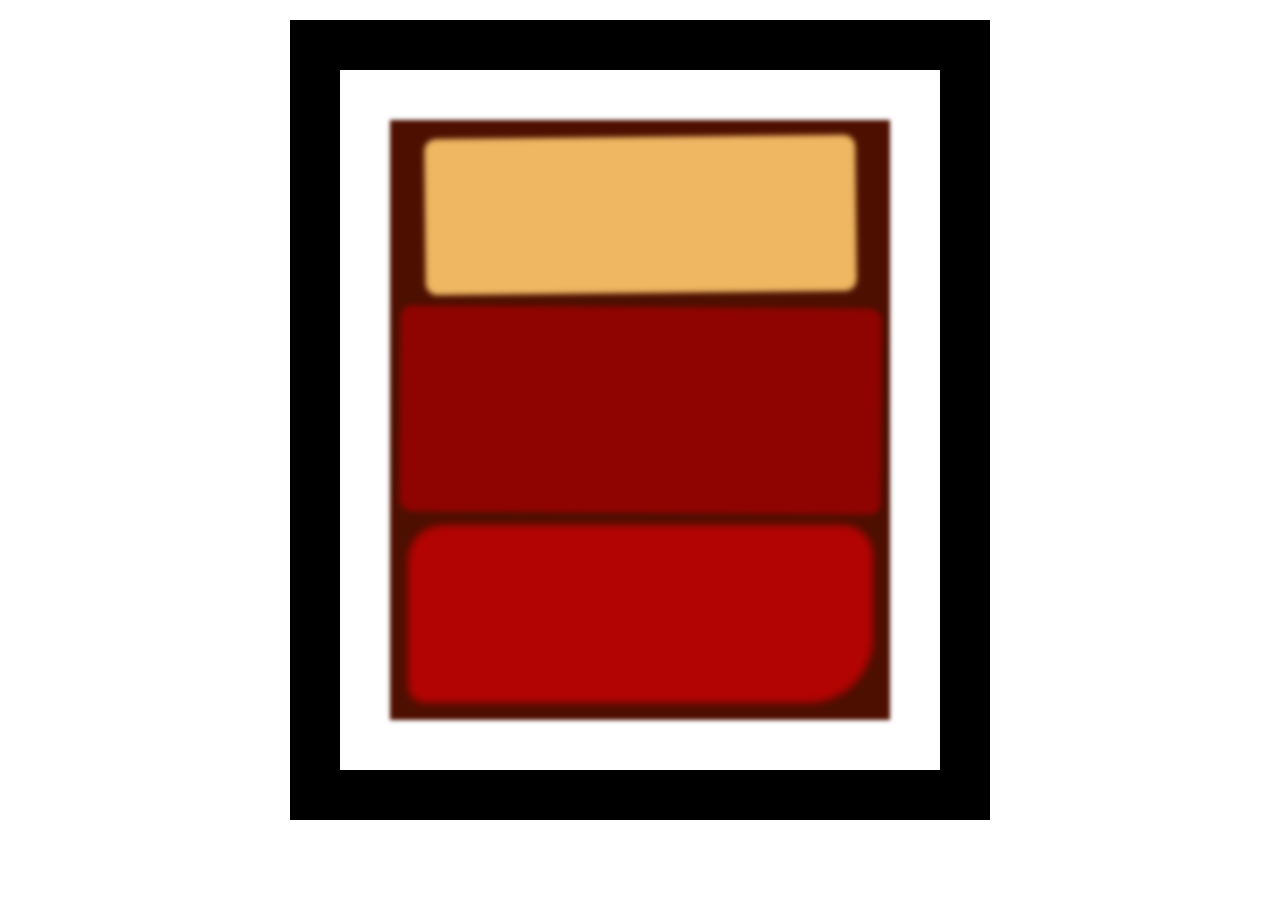
<file: 8_rothko_painting/index.html>
<!DOCTYPE html>
<html lang="en">
  <head>
    <meta charset="UTF-8">
    <title>Rothko Painting</title>
    <link href="./styles.css" rel="stylesheet">
  </head>
  <body>
    <div class="frame">
      <div class="canvas">
        <div class="one"></div>
        <div class="two"></div>
        <div class="three"></div>
      </div>
    </div>
  </body>
</html>
</file>
<file: 10_picasso_painting/styles.css>
body {
    background-color: rgb(184, 132, 46);
  }
  
  #back-wall {
    background-color: #8B4513;
    width: 100%;
    height: 60%;
    position: absolute;
    top: 0;
    left: 0;
    z-index: -1;
  }
  
  #offwhite-character {
    width: 300px;
    height: 550px;
    background-color: GhostWhite;
    position: absolute;
    top: 20%;
    left: 17.5%;
  }
  
  #white-hat {
    width: 0;
    height: 0;
    border-style: solid;
    border-width: 0 120px 140px 180px;
    border-top-color: transparent;
    border-right-color: transparent;
    border-bottom-color: GhostWhite;
    border-left-color: transparent;
    position: absolute;
    top: -140px;
    left: 0;
  }
  
  #black-mask {
    width: 100%;
    height: 50px;
    background-color: rgb(45, 31, 19);
    position: absolute;
    top: 0;
    left: 0;
    z-index: 1;
  }
  
  #gray-instrument {
    width: 15%;
    height: 40%;
    background-color: rgb(167, 162, 117);
    position: absolute;
    top: 50px;
    left: 125px;
    z-index: 1;
  }
  
  .black-dot {
    width: 10px;
    height: 10px;
    background-color: rgb(45, 31, 19);
    border-radius: 50%;
    display: block;
    margin: auto;
    margin-top: 65%;
  }
  
  #tan-table {
    width: 450px;
    height: 140px;
    background-color: #D2691E;
    position: absolute;
    top: 275px;
    left: 15px;
    z-index: 1;
  }
  
  #black-character {
    width: 300px;
    height: 500px;
    background-color: rgb(45, 31, 19);
    position: absolute;
    top: 30%;
    left: 59%;
  }
  
  #black-hat {
    width: 0;
    height: 0;
    border-style: solid;
    border-width: 150px 0 0 300px;
    border-top-color: transparent;
    border-right-color: transparent;
    border-bottom-color: transparent;
    border-left-color: rgb(45, 31, 19);
    position: absolute;
    top: -150px;
    left: 0;
  }
  
  #gray-mask {
    width: 150px;
    height: 150px;
    background-color: rgb(167, 162, 117);
    position: absolute;
    top: -10px;
    left: 70px;
  }
  
  #white-paper {
    width: 400px;
    height: 100px;
    background-color: GhostWhite;
    position: absolute;
    top: 250px;
    left: -150px;
    z-index: 1;
  }
  
  .fa-music {
    display: inline-block;
    margin-top: 8%;
    margin-left: 13%;
  }
  
  .blue {
    background-color: #1E90FF;
  }
  
  #blue-left {
    width: 500px;
    height: 300px;
    position: absolute;
    top: 20%;
    left: 20%;
  }
  
  #blue-right {
    width: 400px;
    height: 300px;
    position: absolute;
    top: 50%;
    left: 40%;
  }
  
  #orange-character {
    width: 250px;
    height: 550px;
    background-color: rgb(240, 78, 42);
    position: absolute;
    top: 25%;
    left: 40%;
  }
  
  #black-round-hat {
    width: 180px;
    height: 150px;
    background-color: rgb(45, 31, 19);
    border-radius: 50%;
    position: absolute;
    top: -100px;
    left: 5px;
    z-index: -1;
  }
  
  #eyes-div {
    width: 180px;
    height: 50px;
    position: absolute;
    top: -40px;
    left: 20px;
    z-index: 3;
  }
  
  #triangles {
    width: 250px;
    height: 550px;
  }
  
  .triangle {
    width: 0;
    height: 0;
    border-style: solid;
    border-width: 42px 45px 45px 0;
    border-top-color: transparent;
    border-right-color: Gold; /* yellow */
    border-bottom-color: transparent;
    border-left-color: transparent;
    display: inline-block;
  }
  
  #guitar {
    width: 100%;
    height: 100px;
    position: absolute;
    top: 120px;
    left: 0px;
    z-index: 3;
  }
  
  .guitar {
    width: 150px;
    height: 120px;
    background-color: Goldenrod;
    border-radius: 50%;
  }
  
  #guitar-left {
    position: absolute;
    left: 0px;
  }
  
  #guitar-right {
    position: absolute;
    left: 100px;
  }
  
  .fa-bars {
    display: block;
    margin-top: 30%;
    margin-left: 40%;
  }
  
  #guitar-neck {
    width: 200px;
    height: 30px;
    background-color: #D2691E;
    position: absolute;
    top: 45px;
    left: 200px;
    z-index: 3;
  }
  
  .eyes {
    width: 35px;
    height: 20px;
    background-color: #8B4513;
    border-radius: 20px 50%;
  }
  
  .right {
    position: absolute;
    top: 15px;
    right: 30px;
  }
  
  .left {
    position: absolute;
    top: 15px;
    left: 30px;
  }
  
  .fas{
    font-size: 30px;
  }
</file>
<file: 12_documentation_page/styles.css>
*{
    margin: 0;
    padding: 0;
    box-sizing: border-box;
}

body{
    display: flex;
    position: relative;
    
}
header{
    font-weight: bolder;
}

#navbar header{
    text-align: center;
    padding: 3px;
    font-size: 1rem;
    font-weight: bolder;
}

#navbar{
    position: fixed;
    top: 0;
    left: 0;
    height: 100%;
    border: 2px solid black;
}

#navbar li{
    display: flex;
    justify-content: center;
    align-items: center;
    border-top: 2px solid black;
    list-style: none;
    min-width: 150px;
    font-size: 1rem;
    padding: 0.5rem 0.25rem;
    width: 100%;
}
#navbar li:last-of-type{
    border-bottom: 2px solid black;
}

li a{
    text-decoration: none;
}

#main-doc{
    position: absolute;
    margin-left: 170px;
    padding: 1rem;
}

.main-section{
    margin-bottom: 0.5rem;
}
.main-section header{
    margin-bottom: 5px;
}

.main-section p code{
    display: inline-block;
    text-align: left;
    white-space: pre-line;
    position: relative;
    word-break: normal;
    word-wrap: normal;
    line-height: 2;
    background-color: #cecccc;
    padding: 15px;
    margin: 10px;
    border-radius: 5px;
}

.main-section ul{
    margin: 2rem;
}

.main-section li{
    text-decoration: none;
}

@media (max-width: 450px){
    *{
        font-size: 0.8rem;
    }
    #navbar{
        max-width: 80px;
    }

    #navbar header{
        font-size: 0.6rem;
    }
    #navbar li{
        min-width: 70px;
        font-size: 0.7rem;
    }
    #main-doc{
        margin-left: 80px;
        padding-left: 0.5rem;
    }

    .main-section ul{
        margin: 1rem;
    }
}
</file>
<file: 13_city_skyline/styles.css>
:root {
    --building-color1: #aa80ff;
    --building-color2: #66cc99;
    --building-color3: #cc6699;
    --building-color4: #538cc6;
    --window-color1: #bb99ff;
    --window-color2: #8cd9b3;
    --window-color3: #d98cb3;
    --window-color4: #8cb3d9;
  }
  
  * {
    box-sizing: border-box;
  }
  
  body {
    height: 100vh;
    margin: 0;
    overflow: hidden;
  }
  
  .background-buildings, .foreground-buildings {
    width: 100%;
    height: 100%;
    display: flex;
    align-items: flex-end;
    justify-content: space-evenly;
    position: absolute;
    top: 0;
  }
  
  .building-wrap {
    display: flex;
    flex-direction: column;
    align-items: center;
  }
  
  .window-wrap {
    display: flex;
    align-items: center;
    justify-content: space-evenly;
  }
  
  .sky {
    background: radial-gradient(
        closest-corner circle at 15% 15%,
        #ffcf33,
        #ffcf33 20%,
        #ffff66 21%,
        #bbeeff 100%
      );
  }
  
  /* BACKGROUND BUILDINGS - "bb" stands for "background building" */
  .bb1 {
    width: 10%;
    height: 70%;
  }
  
  .bb1a {
    width: 70%;
  }
    
  .bb1b {
    width: 80%;
  }
    
  .bb1c {
    width: 90%;
  }
  
  .bb1d {
    width: 100%;
    height: 70%;
    background: linear-gradient(
        var(--building-color1) 50%,
        var(--window-color1)
      );
  }
  
  .bb1-window {
    height: 10%;
    background: linear-gradient(
        var(--building-color1),
        var(--window-color1)
      );
  }
  
  .bb2 {
    width: 10%;
    height: 50%;
  }
  
  .bb2a {
    border-bottom: 5vh solid var(--building-color2);
    border-left: 5vw solid transparent;
    border-right: 5vw solid transparent;
  }
  
  .bb2b {
    width: 100%;
    height: 100%;
    background: repeating-linear-gradient(
        var(--building-color2),
        var(--building-color2) 6%,
        var(--window-color2) 6%,
        var(--window-color2) 9%
      );
  }
  
  .bb3 {
    width: 10%;
    height: 55%;
    background: repeating-linear-gradient(
        90deg,
        var(--building-color3),
        var(--building-color3),
        var(--window-color3) 15%
      );
  }
  
  .bb4 {
    width: 11%;
    height: 58%;
  }
  
  .bb4a {
    width: 3%;
    height: 10%;
    background-color: var(--building-color4);
  }
  
  .bb4b {
    width: 80%;
    height: 5%;
    background-color: var(--building-color4);
  }
    
  .bb4c {
    width: 100%;
    height: 85%;
    background-color: var(--building-color4);
  }
  
  .bb4-window {
    width: 18%;
    height: 90%;
    background-color: var(--window-color4);
  }
  
  /* FOREGROUND BUILDINGS - "fb" stands for "foreground building" */
  .fb1 {
    width: 10%;
    height: 60%;
  }
  
  .fb1a {
    border-bottom: 7vh solid var(--building-color4);
    border-left: 2vw solid transparent;
    border-right: 2vw solid transparent;
  }
  
  .fb1b {
    width: 60%;
    height: 10%;
    background-color: var(--building-color4);
  }
    
  .fb1c {
    width: 100%;
    height: 80%;
    background: repeating-linear-gradient(
        90deg,
        var(--building-color4),
        var(--building-color4) 10%,
        transparent 10%,
        transparent 15%
      ),
      repeating-linear-gradient(
        var(--building-color4),
        var(--building-color4) 10%,
        var(--window-color4) 10%,
        var(--window-color4) 90%
      );
  }
  
  .fb2 {
    width: 10%;
    height: 40%;
  }
  
  .fb2a {
    width: 100%;
    border-bottom: 10vh solid var(--building-color3);
    border-left: 1vw solid transparent;
    border-right: 1vw solid transparent;
  }
  
  .fb2b {
    width: 100%;
    height: 75%;
    background-color: var(--building-color3);
  }
  
  .fb2-window {
    width: 22%;
    height: 100%;
    background-color: var(--window-color3);
  }
  
  .fb3 {
    width: 10%;
    height: 35%;
  }
    
  .fb3a {
    width: 80%;
    height: 15%;
    background-color: var(--building-color1);
  }
    
  .fb3b {
    width: 100%;
    height: 35%;
    background-color: var(--building-color1);
  }
  
  .fb3-window {
    width: 25%;
    height: 80%;
    background-color: var(--window-color1);
  }
  
  .fb4 {
    width: 8%;
    height: 45%;
    position: relative;
    left: 10%;
  }
  
  .fb4a {
    border-top: 5vh solid transparent;
    border-left: 8vw solid var(--building-color1);
  }
  
  .fb4b {
    width: 100%;
    height: 89%;
    background-color: var(--building-color1);
    display: flex;
    flex-wrap: wrap;
  }
  
  .fb4-window {
    width: 30%;
    height: 10%;
    border-radius: 50%;
    background-color: var(--window-color1);
    margin: 10%;
  }
  
  .fb5 {
    width: 10%;
    height: 33%;
    position: relative;
    right: 10%;
    background: repeating-linear-gradient(
        var(--building-color2),
        var(--building-color2) 5%,
        transparent 5%,
        transparent 10%
      ),
      repeating-linear-gradient(
        90deg,
        var(--building-color2),
        var(--building-color2) 12%,
        var(--window-color2) 12%,
        var(--window-color2) 44%
      );
  }
  
  .fb6 {
    width: 9%;
    height: 38%;
    background: repeating-linear-gradient(
        90deg,
        var(--building-color3),
        var(--building-color3) 10%,
        transparent 10%,
        transparent 30%
      ),
      repeating-linear-gradient(
        var(--building-color3),
        var(--building-color3) 10%,
        var(--window-color3) 10%,
        var(--window-color3) 30%
      );
  }
  
  @media (max-width: 1000px) {
    :root {
      --building-color1: #000;
      --building-color2: #000;
      --building-color3: #000;
      --building-color4: #000;
      --window-color1: #777;
      --window-color2: #777;
      --window-color3: #777;
      --window-color4: #777;
    }
    .sky {
      background: radial-gradient(
          closest-corner circle at 15% 15%,
          #ccc,
          #ccc 20%,
          #445 21%,
          #223 100%
        );
    }
  }
</file>
<file: 15_landing_page/styles.css>
*{
    margin: 0;
    padding: 0;
    box-sizing: border-box;
    font-size: 16px;
}
body{
    width: 100%;
    height: 100%;
}

li{
    list-style: none;
}
a{
    text-decoration: none;
}


/* ***** Header - section ***** */
.top{
    position: absolute;
}
#header{
    position: fixed;
    top: 0;
    background: linear-gradient(30deg, rgb(141, 143, 148), rgb(52, 20, 85));
    width: 100%;
    height: 60px;
    display: flex;
    justify-content: space-between;
    align-items: center;
}

.logo{
    margin-left: 10px;
    width: 100px;
    height: 30px;
}

.logo img{
    width: 100%;
    height: 100%;
    object-fit:cover;
}

#nav-bar{
    width: 70%;
}

#nav-bar ul{
    height: 100%;
    display: flex;
    align-items: center;
    justify-content: flex-end;
}
#nav-bar ul li{
    
    margin-right: 0.8rem;
}
#nav-bar li a{
    color: rgb(206, 202, 202);
}

/* **** Form-section ***** */
.container{
    margin-top: 65px;
}
#form-section{
    text-align: center;
    margin-bottom: 1rem;
}

h2{
    font-size: 2rem;
    font-weight: bold;
    margin-bottom: 20px;
}
#form-section input[type='email']{
    display: block;
    margin: 0 auto;
    max-width: 300px;
    width: 100%;
    padding: 5px;
    margin-bottom: 5px;
}

#submit, .btn{
    padding: 0.4rem 1rem;
    background: linear-gradient(180deg, rgb(238, 219, 109),rgb(255, 123, 0));
    border-radius: 0.5rem;
}

/* ****** features-section ***** */
#features{
    width: 95vw;
    padding-left: 5vw;
}

.specs{
    padding: 0.8rem;
    margin-top: 10px;
    margin-bottom: 10px;
    display: flex;
    align-items:center;
}

i.fa-solid{
    padding: 0.8rem;
    margin-right: 0.4rem;
    font-size: 3rem;
    color: rgb(255, 123, 0);
}

/* ***** vd-section ***** */
#vd-section{
    width: 100%;
    display: flex;
}
#vd-section iframe{
    width: 50%;
    height: auto;
    margin: 1rem auto;
}

/* **** Pricing section **** */

#pricing{
    display: flex;
    justify-content: space-evenly;
    align-items: center;
    margin: 1rem;
}

#pricing .content{
    border: 2px solid black;
    width: 30%;
    text-align: center;
    padding-bottom: 0.8rem;
    
}

.content h3{
    padding: 0.5rem;
    background-color: rgb(173, 173, 173);
}

.content ol, li{
    margin: 0.5rem;
}


.price{
    padding: 0.5rem;
    font-size: 1.5rem;
    font-weight: bold;
}
.content btn{
    margin-top: 1.5rem;
}

/* ***** footer ***** */
#footer{
    display: flex;
    justify-content: center;
    align-items: center;
    background-color: grey;
    height: 10vh;
    width: 100%;
    flex-direction: column;
    
}

@media (max-width:480px){
    *{
        font-size: 10px;
    }

    #form-section input[type='email']{
        max-width: 150px;
    }
}
</file>
<file: 17_penguin/styles.css>
:root {
    --penguin-face: white;
    --penguin-picorna: orange;
    --penguin-skin: gray;
  }
  
  body {
    background: linear-gradient(45deg, rgb(118, 201, 255), rgb(247, 255, 222));
    margin: 0;
    padding: 0;
    width: 100%;
    height: 100vh;
    overflow: clip;
  }
  
  .left-mountain {
    width: 300px;
    height: 300px;
    background: linear-gradient(rgb(203, 241, 228), rgb(80, 183, 255));
    position: absolute;
    transform: skew(0deg, 44deg);
    z-index: 2;
    margin-top: 100px;
  }
  
  .back-mountain {
    width: 300px;
    height: 300px;
    background: linear-gradient(rgb(203, 241, 228), rgb(47, 170, 255));
    position: absolute;
    z-index: 1;
    transform: rotate(45deg);
    left: 110px;
    top: 225px;
  }
  
  .sun {
    width: 200px;
    height: 200px;
    background-color: yellow;
    position: absolute;
    border-radius: 50%;
    top: -75px;
    right: -75px;
  }
  
  .penguin {
    width: 300px;
    height: 300px;
    margin: auto;
    margin-top: 75px;
    z-index: 4;
    position: relative;
    transition: transform 1s ease-in-out 0ms;
  }
  
  .penguin * {
    position: absolute;
  }
  
  .penguin:active {
    transform: scale(1.5);
    cursor: not-allowed;
  }
  
  .penguin-head {
    width: 50%;
      height: 45%;
    background: linear-gradient(
      45deg,
          var(--penguin-skin),
          rgb(239, 240, 228)
      );
      border-radius: 70% 70% 65% 65%;
    top: 10%;
    left: 25%;
    z-index: 1;
  }
  
  .face {
    width: 60%;
    height: 70%;
    background-color: var(--penguin-face);
    border-radius: 70% 70% 60% 60%;
    top: 15%;
  }
  
  .face.left {
    left: 5%;
  }
  
  .face.right {
    right: 5%;
  }
  
  .chin {
    width: 90%;
    height: 70%;
    background-color: var(--penguin-face);
    top: 25%;
    left: 5%;
    border-radius: 70% 70% 100% 100%;
  }
  
  .eye {
    width: 15%;
    height: 17%;
    background-color: black;
    top: 45%;
    border-radius: 50%;
  }
  
  .eye.left {
    left: 25%;
  }
  
  .eye.right {
    right: 25%;
  }
  
  .eye-lid {
    width: 150%;
    height: 100%;
    background-color: var(--penguin-face);
    top: 25%;
    left: -23%;
    border-radius: 50%;
  }
  
  .blush {
    width: 15%;
    height: 10%;
    background-color: pink;
    top: 65%;
    border-radius: 50%;
  }
  
  .blush.left {
    left: 15%;
  }
  
  .blush.right {
    right: 15%;
  }
  
  .beak {
    height: 10%;
    background-color: var(--penguin-picorna);
    border-radius: 50%;
  }
  
  .beak.top {
    width: 20%;
      top: 60%;
      left: 40%;
  }
  
  .beak.bottom {
    width: 16%;
    top: 65%;
    left: 42%;
  }
  
  .shirt {
    font: bold 25px Helvetica, sans-serif;
    top: 165px;
    left: 127.5px;
    z-index: 1;
    color: #6a6969;
  }
  
  .shirt div {
    font-weight:  initial;
    top: 22.5px;
    left: 12px;
  }
  
  .penguin-body {
    width: 53%;
    height: 45%;
    background: linear-gradient(
      45deg,
          rgb(134, 133, 133) 0%,
          rgb(234, 231, 231) 25%,
          white 67%
      );
    border-radius: 80% 80% 100% 100%;
    top: 40%;
    left: 23.5%;
  }
  
  .penguin-body::before {
    content: "";
    position: absolute;
    width: 50%;
    height: 45%;
    background-color: var(--penguin-skin);
    top: 10%;
    left: 25%;
    border-radius: 0% 0% 100% 100%;
    opacity: 70%;
  }
  
  .arm {
    width: 30%;
    height: 60%;
    background: linear-gradient(
      90deg,
      var(--penguin-skin),
      rgb(209, 210, 199)
    );
    border-radius: 30% 30% 30% 120%;
    z-index: -1;
  }
  
  .arm.left {
    top: 35%;
    left: 5%;
    transform-origin: top left; 
    transform: rotate(130deg) scaleX(-1);
    animation: 3s linear infinite wave;
  }
  
  .arm.right {
    top: 0%;
    right: -5%;
    transform: rotate(-45deg);
  }
  
  @keyframes wave {
    10% {
      transform: rotate(110deg) scaleX(-1);
    }
    20% {
      transform: rotate(130deg) scaleX(-1);
    }
    30% {
      transform: rotate(110deg) scaleX(-1);
    }
    40% {
      transform: rotate(130deg) scaleX(-1);
    }
  }
  
  .foot {
    width:  15%;
    height: 30%;
    background-color: var(--penguin-picorna);
    top: 85%;
    border-radius: 50%;
    z-index: -1;
  }
  
  .foot.left {
    left: 25%;
    transform: rotate(80deg);
  }
  
  .foot.right {
    right: 25%;
    transform: rotate(-80deg);
  }
  
  .ground {
    width: 100vw;
    height: 400px;
    background: linear-gradient(90deg, rgb(88, 175, 236), rgb(182, 255, 255));
    z-index: 3;
    position: absolute;
    margin-top: -58px;
  }
</file>
<file: 20_Portfolio_alok/styles.css>
*{
    margin: 0;
    padding: 0;
    box-sizing: border-box;
}

body{
    background: linear-gradient(45deg, rgba(34, 23,56,0.5), rgba(26, 64, 74, 0.6), rgba(86, 34, 65, 0.7));
}
a{
    color: white;
    text-decoration: none;
}

h2{
    text-align: center;
    margin: 0.8rem 0 0.5rem 0;
}

/* ***** Header-section ***** */
#header{
    border: 2px solid rgb(252, 145, 5);
    border-top-left-radius: 20px;
    border-bottom-right-radius: 20px;
    background: linear-gradient(22deg, rgb(160, 83, 83), rgb(39, 103, 221));
    color: white;
    width: 100vw;
    min-height: 8vh;
    position: fixed;
    top: 0;
    z-index: 1;
    display: flex;
    justify-content: space-between;
    align-items: center;
}
#logo{
    margin-left: 5%;
}

#navbar{
    width: 80%;
}
#navbar ul{
    float: right;
    margin-right: 5%;
}
#navbar ul li{
    display: inline-block;
    list-style: none;
    margin: 0 0.5em;
    padding: 0.3em;
    border-radius: 20px;
}

#navbar ul li:hover{
    background-color: rgb(243, 132, 29);
    color: rgb(30, 44, 236);
}


/* ***** Welcome-section ****** */
#welcome-section{
    border: 2px solid rgb(252, 145, 5);
    border-top-left-radius: 20px;
    border-bottom-right-radius: 20px;
    background: linear-gradient(22deg, rgb(160, 83, 83), rgb(39, 103, 221));
    color: white;
    width: 100vw;
    height: 100vh;
    position: relative;
}

.hello{
    position: absolute;
    top: 40%;
    left: 5%;
    width: 45%;
}

.hello span{
    font-size: 2rem;
}

.hello p{
    padding-top: 0.5rem;
    font-size: 1.2rem;
}

#welcome-section img{
    margin: 1rem;
    position: absolute;
    right: 5%;
    height: 60%;
    top: 15%;
    border-radius: 50%;
    border: 5px solid rgb(74, 228, 74);
}

/* **** About-section ****** */
#about{
    border: 2px solid rgb(252, 145, 5);
    border-top-left-radius: 20px;
    border-bottom-right-radius: 20px;
    background: linear-gradient(22deg, rgb(160, 83, 83), rgb(39, 103, 221));
    color: white;
   position: relative;
    width: 100%;
    height: 80vh;
    padding: 1em;
    margin: 1em 0;
    
}

#about .pic{
    position: absolute;
    left: 5%;
    max-width: 40%;
    height: 100%;
}

#about .pic img{
    margin: 50% 0;
    height: 50%;

}

#about .content{
    position: absolute;
    width: 50%;
    right: 5%;
    top: 5%;
}


/* ***** education -section ****** */
#education{
    border: 2px solid rgb(252, 145, 5);
    border-top-left-radius: 20px;
    border-bottom-right-radius: 20px;
    background: linear-gradient(22deg, rgb(160, 83, 83), rgb(39, 103, 221));
    color: white;
    width: 60%;
    max-width: 1000px;
    margin: 1em auto;
    padding: 1em;
}

#education .study{
    margin: 1rem 0;
    
}

/* ****** Projects ******* */
#projects{
    border: 2px solid rgb(252, 145, 5);
    border-top-left-radius: 20px;
    border-bottom-right-radius: 20px;
    background: linear-gradient(22deg, rgb(160, 83, 83), rgb(39, 103, 221));
    color: white;
    width: 100%;
}
#projects h3{
    font-size: 1rem;
}
#projects .container{
    width: 100%;
    display: flex;
    justify-content: space-around;
    flex-wrap: wrap;

}
.project-tile{
    width: 40%;
    margin: 0.5em;
}

.project-tile a img{
    background-image: cover;
    width: 100%;
}

/* ******* footer ****** */
#footer{
    display: flex;
    justify-content: center;
    align-items: center;
    width: 100vw;
    height: 10vh;
    background-color: gray;
}

#footer a img{
    margin: 0 1em;
    height: 5vh;
    
}

@media (max-width: 550px){
    #navbar ul li{
        margin: 0 3px;
    }

    .hello span{
        font-size: 1.5rem;
    }
    
    .hello p{
        padding-top: 0.4rem;
        font-size: 0.8rem;
    }

    #project h3{
        font-size: 0.5rem;
    }
}

@media (max-width: )
</file>
<file: 3_color_marker/styles.css>
h1 {
    text-align: center;
  }
  
  .container {
    background-color: rgb(255, 255, 255);
    padding: 10px 0;
  }
  
  .marker {
    width: 200px;
    height: 25px;
    margin: 10px auto;
  }
  
  .cap {
    width: 60px;
    height: 25px;
  }
  
  .sleeve {
    width: 110px;
    height: 25px;
    background-color: rgba(255, 255, 255, 0.5);
    border-left: 10px double rgba(0, 0, 0, 0.75);
  }
  
  .cap, .sleeve {
    display: inline-block;
  }
  
  .red {
    background: linear-gradient(rgb(122, 74, 14), rgb(245, 62, 113), rgb(162, 27, 27));
    box-shadow: 0 0 20px 0 rgba(83, 14, 14, 0.8);
  }
  
  .green {
    background: linear-gradient(#55680D, #71F53E, #116C31);
    box-shadow: 0 0 20px 0 #3B7E20CC;
  }
  
  .blue {
    background: linear-gradient(hsl(186, 76%, 16%), hsl(223, 90%, 60%), hsl(240, 56%, 42%));
    box-shadow: 0 0 20px 0 blue;
  }
</file>
<file: 4_Survey_form/styles.css>
*{
    margin: 0;
    padding: 0;
    box-sizing: border-box;
}

.text-center{
    text-align: center;
}
body{
    font-family:Arial, Helvetica, sans-serif;
    color: white;
    width: 100vw;
    height: 100%;
   background-color: rgba(34, 20, 97, 0.8);
}

.container{
    padding: 1em;
    margin: 1rem auto;
    width: 80%;
    height: 100%;
}

#survey-form{
    background-color: rgba(10, 3, 77, 0.9);
    border-radius: 1rem;
    padding: 0.7em;
}

.header{
    margin-bottom: 0.5em;
}
.header p{
    font-family: cursive, sans-serif;
}

.division{
    display: block;
    margin: 0.3em;
    padding: 0.2em;
}

p{
    font-size: 1.3rem;
    margin: 0.3em 0;
}
label{
    display: block;
    font-size: 1.3rem;
}

#name,#email,#number,#number{
    padding: 0 0.2em;
    width: 100%;
    line-height: 1.5rem;
    font-size: 1rem;
    
}

#dropdown{
    width: 100%;
    padding: 0.3em 0;
    font-size: 1rem;
}

input[type="radio"]{
    min-height: 1.3rem;
    width: 2rem;
    margin-right: 0.3rem;
}
input[type="checkbox"]{
    min-height: 1.3rem;
    width: 2rem;
    margin-right: 0.3rem;
}

textarea{
    padding: 0.3em;
    display: block;
    width: 100%;
    border-radius: 0px;
    font-size: 1rem;
}

.division #submit{
    background-color: rgb(38, 172, 20);
    color: white;
    padding: 0.5rem;
    font-weight: bold;
    font-size: 1rem;
    width: 100%;
    margin: 0 auto;
    
}
</file>
<file: 5_tribute_page/styles.css>
*{
    margin: 0;
    padding: 0;
    box-sizing: border-box;
}
body{
    width: 100%;
    height: 100%;
}

#main{
    margin: 1rem 0.3rem;
    padding: 1rem;
    background-color: rgb(197, 192, 192);
    border-radius: 10px;
}

.text-center{
    text-align: center;
    margin: 1rem;
}

#img-div{
    margin: auto 1rem;
    background-color: white;
}

#image{
    display: block;
    padding: 0.5em;
    width: 100vw;
    max-width: 100%;
    height: auto;
}

#img-caption{
    padding: 0.5em;
    margin: 0;
}

#tribute-info{
    width: 80%;
    margin:  1em auto;
    padding: 1rem;
    font-size: 1.2em;
    
}
#tribute-info h3{
    margin-bottom: 2rem;
}

.bold{
    font-weight: bold;
}
#tribute-info ul li{
    margin-bottom: 0.5em;
}

#tribute-info h3{
    margin-top: 2rem;
}
</file>
<file: 6_typography/styles.css>
* {
    box-sizing: border-box;
  }
  
  html {
    font-size: 16px;
  }
  
  body {
    font-family: 'Open Sans', sans-serif;
  }
  
  .label {
    border: 2px solid black;
    width: 270px;
    margin: 20px auto;
    padding: 0 7px;
  }
  
  header h1 {
    text-align: center;
    margin: -4px 0;
    letter-spacing: 0.15px
  }
  
  p {
    margin: 0;
  }
  
  .divider {
    border-bottom: 1px solid #888989;
    margin: 2px 0;
    clear: right;
  }
  
  .bold {
    font-weight: 800;
  }
  
  .right {
    float: right;
  }
  
  .lg {
    height: 10px;
  }
  
  .lg, .md {
    background-color: black;
    border: 0;
  }
  
  .md {
    height: 5px;
  }
  
  .sm-text {
    font-size: 0.85rem;
  }
  
  .calories-info h1 {
    margin: -5px -2px;
    overflow: hidden;
  }
  
  .calories-info span {
    font-size: 1.2em;
    margin-top: -7px;
  }
  
  .indent {
    margin-left: 1em;
  }
  
  .dbl-indent {
    margin-left: 2em;
  }
  
  .daily-value p:not(.no-divider) {
    border-bottom: 1px solid #888989;
  }
  
  .note {
    font-size: 0.6rem;
    margin: 5px 0;
    padding: 0 8px;
    text-indent: -8px;
  }
</file>
<file: 8_rothko_painting/styles.css>
.canvas {
    width: 500px;
    height: 600px;
    background-color: #4d0f00;
    overflow: hidden;
    filter: blur(2px);
  }
  
  .frame {
    border: 50px solid black;
    width: 500px;
    padding: 50px;
    margin: 20px auto;
  }
  
  .one {
    width: 425px;
    height: 150px;
    background-color: #efb762;
    margin: 20px auto;
    box-shadow: 0 0 3px 3px #efb762;
    border-radius: 9px;
    transform: rotate(-0.6deg);
  }
  
  .two {
    width: 475px;
    height: 200px;
    background-color: #8f0401;
    margin: 0 auto 20px;
    box-shadow: 0 0 3px 3px #8f0401;
    border-radius: 8px 10px;
    transform: rotate(0.4deg);
  }
  
  .one, .two {
    filter: blur(1px);
  }
  
  .three {
    width: 91%;
    height: 28%;
    background-color: #b20403;
    margin: auto;
    filter: blur(2px);
    box-shadow: 0 0 5px 5px #b20403;
    border-radius: 30px 25px 60px 12px;
  
  }
</file>
